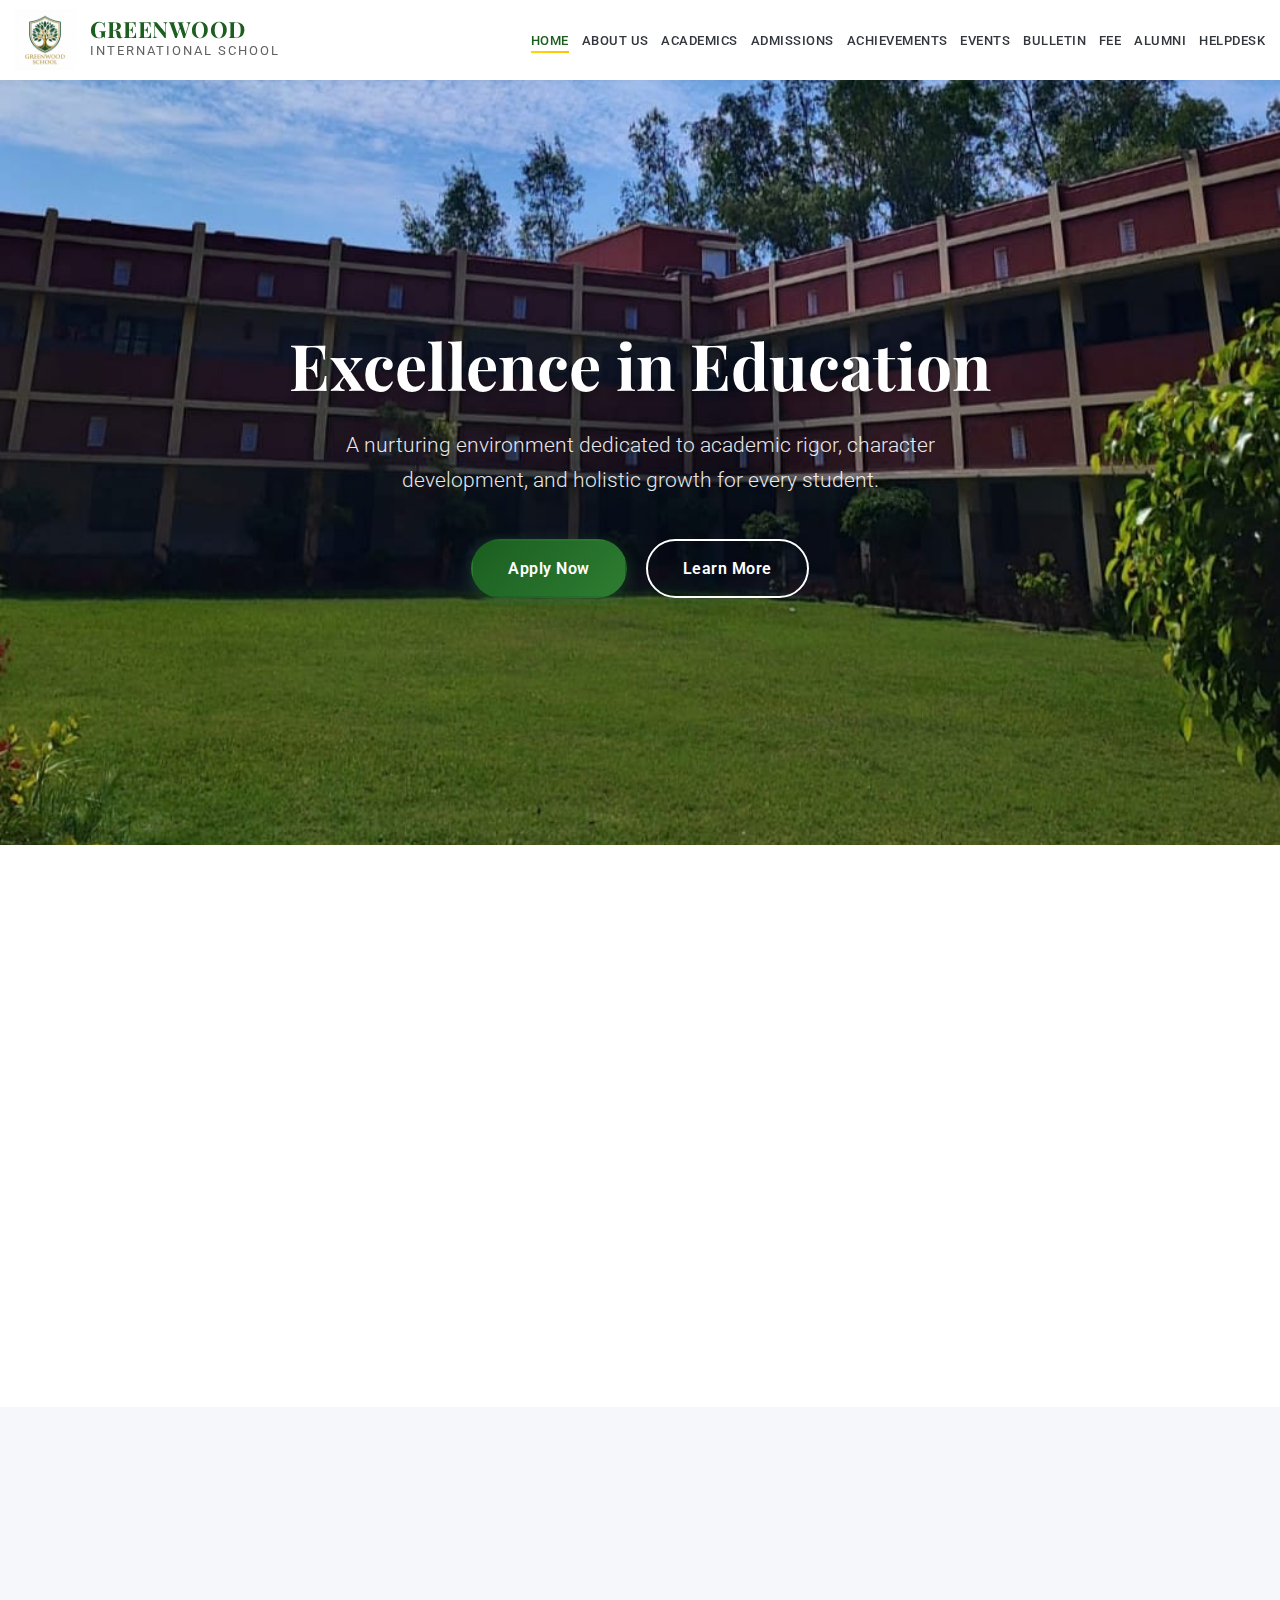
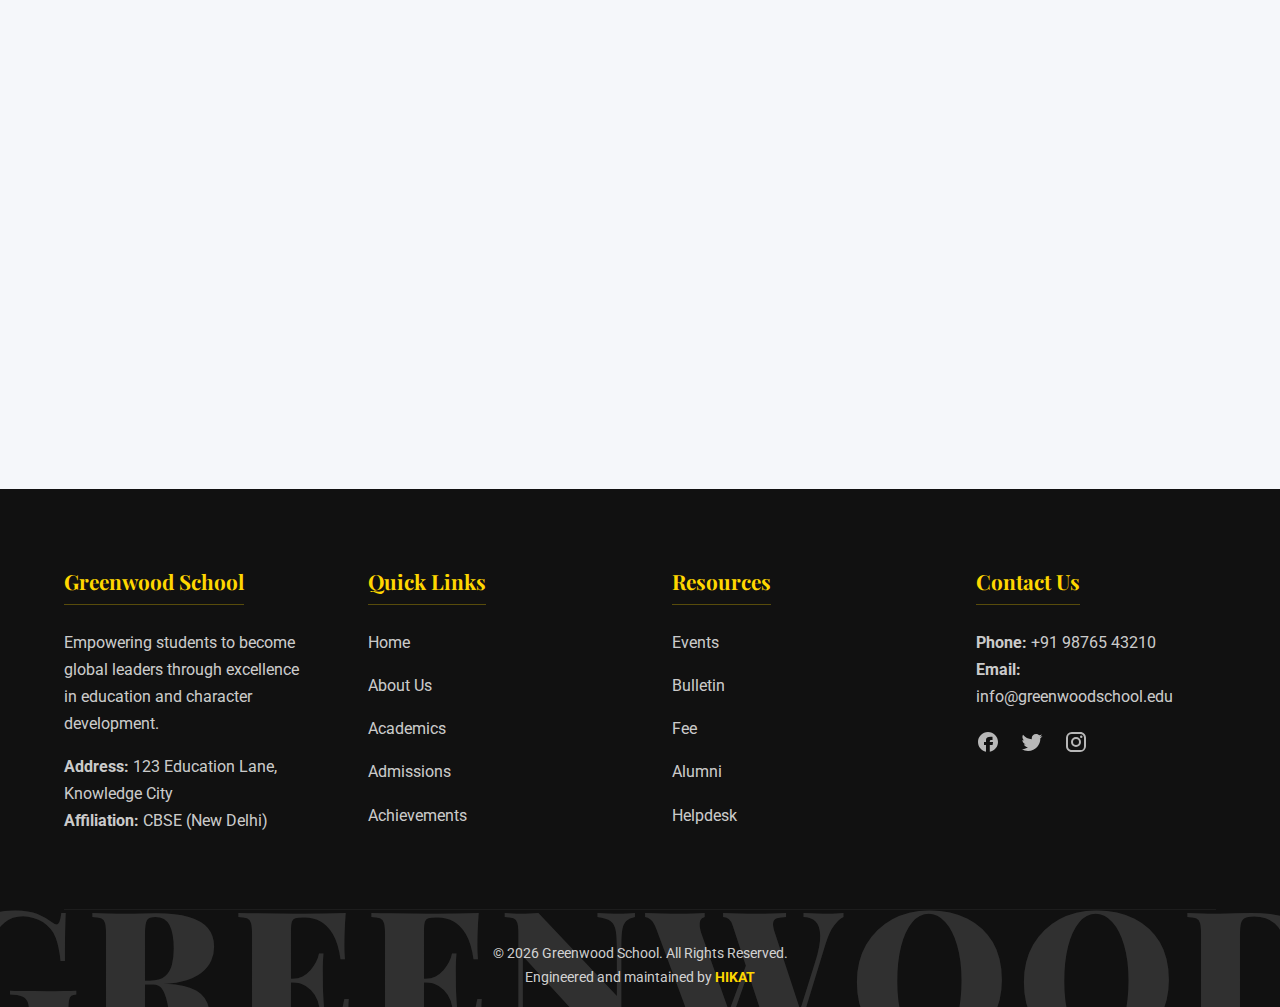
<file: index.html>
<!DOCTYPE html>
<html lang="en">

<head>
    <meta charset="UTF-8">
    <meta name="viewport" content="width=device-width, initial-scale=1.0">
    <title>Greenwood School | Excellence in Education</title>
    <link rel="stylesheet" href="style.css">
    <!-- Fonts -->
    <link rel="preconnect" href="https://fonts.googleapis.com">
    <link rel="preconnect" href="https://fonts.gstatic.com" crossorigin>
    <link
        href="https://fonts.googleapis.com/css2?family=Inter:wght@300;400;500;600&family=Playfair+Display:wght@600;700;800&display=swap"
        rel="stylesheet">
</head>

<body>
    <!-- Header injected by script.js -->

    <header class="hero">
        <div class="hero-content animate-on-scroll">
            <h1>Excellence in Education</h1>
            <p>A nurturing environment dedicated to academic rigor, character development, and holistic growth for every
                student.</p>
            <div style="margin-top: 30px;">
                <a href="admissions.html" class="btn">Apply Now</a>
                <a href="about.html" class="btn btn-secondary">Learn More</a>
            </div>
        </div>
    </header>

    <section class="section-white">
        <div class="container">
            <h2 class="animate-on-scroll">Why Choose Greenwood?</h2>
            <div class="grid-3">
                <div class="card animate-on-scroll">
                    <h3>Holistic Education</h3>
                    <p>We focus on the whole child, integrating academics with sports, arts, and character building
                        activities. Our balanced curriculum ensures every student shines.</p>
                </div>
                <div class="card animate-on-scroll">
                    <h3>Expert Faculty</h3>
                    <p>Our teachers are passionate educators with years of experience in nurturing young minds. We
                        maintain a low student-teacher ratio for personal attention.</p>
                </div>
                <div class="card animate-on-scroll">
                    <h3>World-Class Facilities</h3>
                    <p>From smart classrooms to sprawling sports grounds and advanced laboratories, we provide the best
                        infrastructure to support modern learning.</p>
                </div>
            </div>
        </div>
    </section>

    <section class="section-bg">
        <div class="container">
            <h2 class="animate-on-scroll">Life at Greenwood</h2>
            <div class="grid-3 mobile-scroll">
                <!-- Placeholders using simple colored blocks with gradients if images fail, but using gradients for now as placeholders -->
                <div class="card animate-on-scroll" style="padding: 0; border: none; overflow: hidden;">
                    <div style="background: center/cover url(assets/sports1.jpeg); height:220px; width: 100%;"></div>
                    <div style="padding: 2rem;">
                        <h4>Sports & Athletics</h4>
                        <p>Celebrating athleticism, teamwork, and spirit through various sports.</p>
                    </div>
                </div>
                <div class="card animate-on-scroll" style="padding: 0; border: none; overflow: hidden;">
                    <div style="background: center/cover url(assets/science1.jpeg); height:220px; width: 100%;"></div>
                    <div style="padding: 2rem;">
                        <h4>Science & Innovation</h4>
                        <p>Fostering scientific temper through practical experiments and fairs.</p>
                    </div>
                </div>
                <div class="card animate-on-scroll" style="padding: 0; border: none; overflow: hidden;">
                    <div style="background: center/cover url(assets/cultural1.jpeg); height:220px; width: 100%;"></div>
                    <div style="padding: 2rem;">
                        <h4>Arts & Culture</h4>
                        <p>Expressing creativity through music, dance, and theater performances.</p>
                    </div>
                </div>
            </div>
        </div>
    </section>

    <!-- Footer injected by script.js -->

    <script src="script.js"></script>
</body>

</html>
</file>
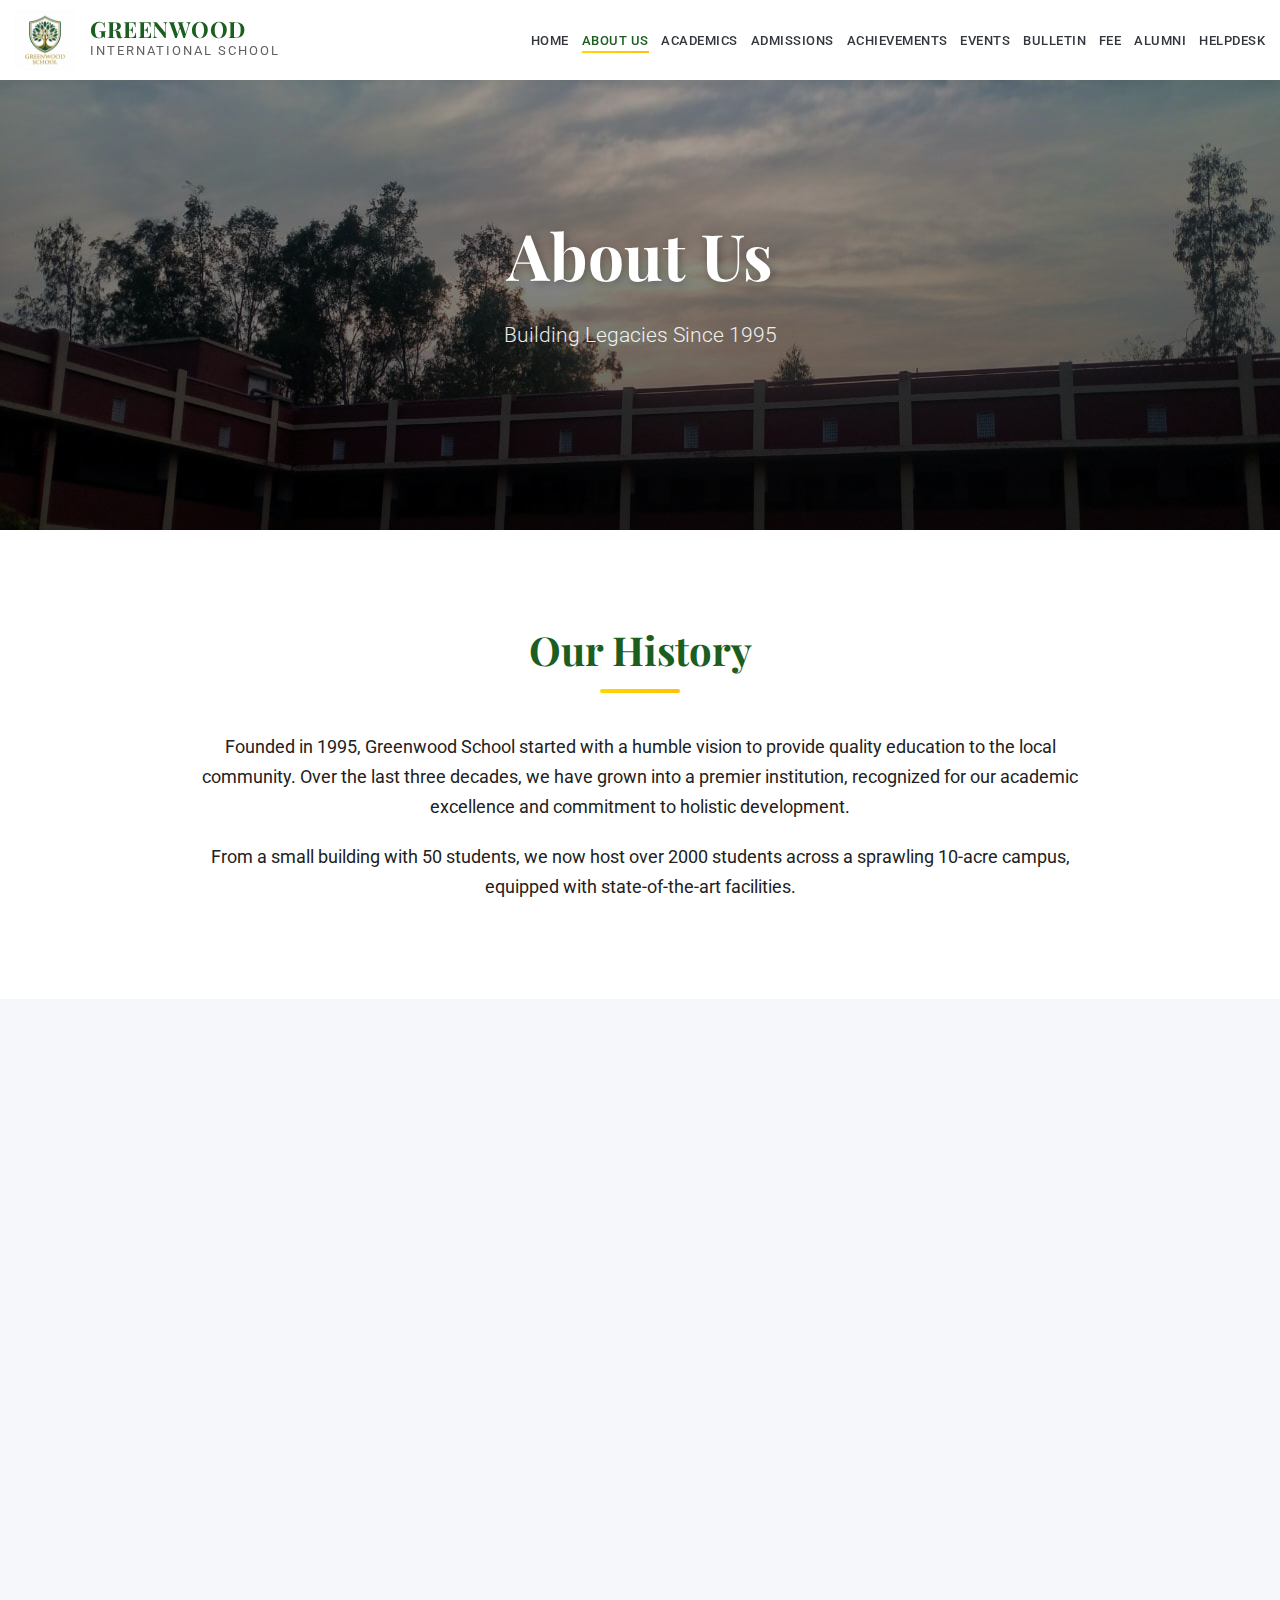
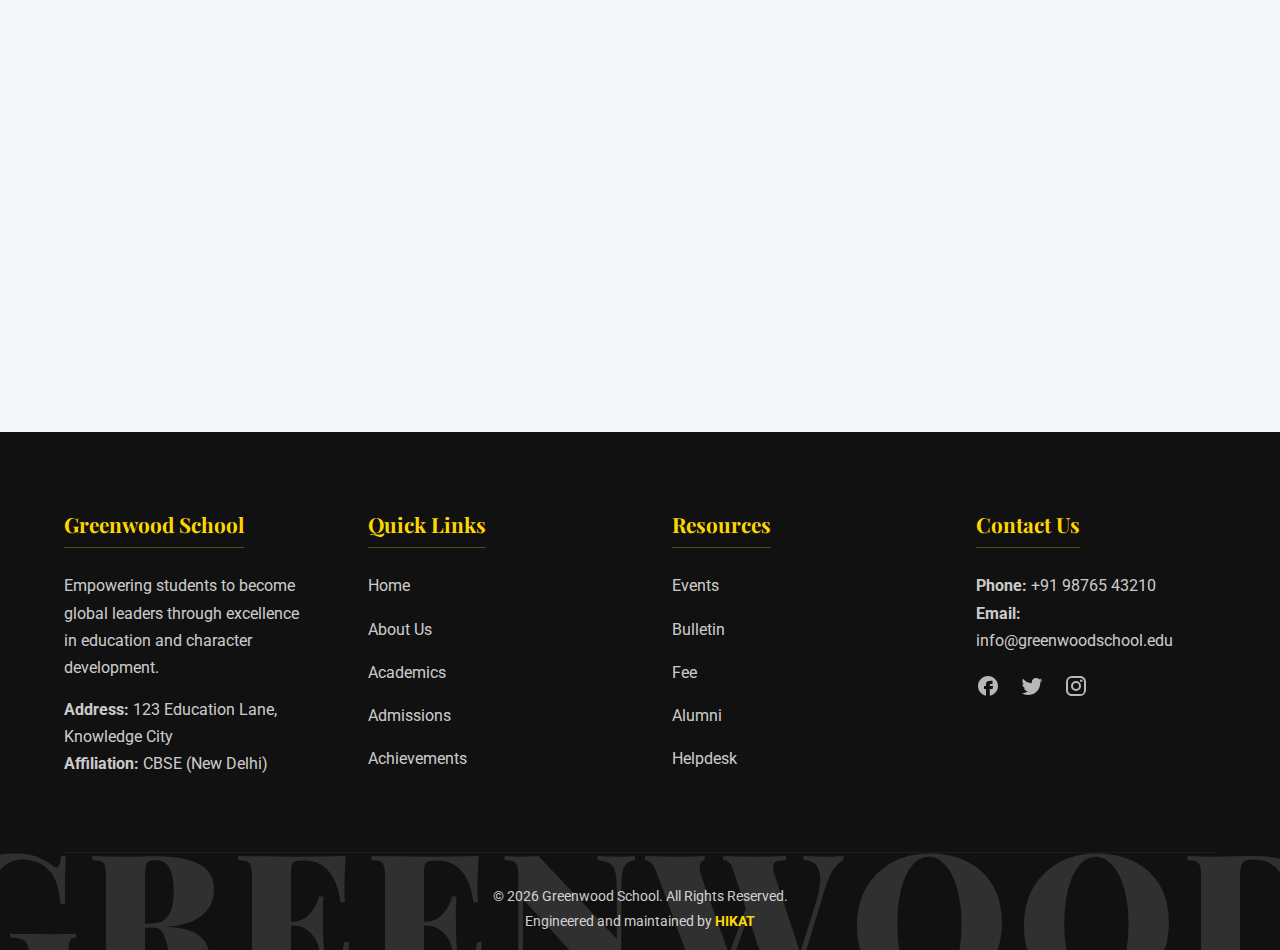
<file: about.html>
<!DOCTYPE html>
<html lang="en">

<head>
    <meta charset="UTF-8">
    <meta name="viewport" content="width=device-width, initial-scale=1.0">
    <title>About Us | Greenwood School</title>
    <link rel="stylesheet" href="style.css">
    <!-- Fonts -->
    <link rel="preconnect" href="https://fonts.googleapis.com">
    <link rel="preconnect" href="https://fonts.gstatic.com" crossorigin>
    <link
        href="https://fonts.googleapis.com/css2?family=Inter:wght@300;400;500;600&family=Playfair+Display:wght@600;700;800&display=swap"
        rel="stylesheet">
</head>

<body>
    <!-- Header injected by script.js -->

    <div class="hero" style="height: 50vh; background: var(--gradient-overlay), url(assets/about\ us1.jpeg);">
        <div class="hero-content animate-on-scroll">
            <h1>About Us</h1>
            <p>Building Legacies Since 1995</p>
        </div>
    </div>

    <section class="section-white">
        <div class="container animate-on-scroll">
            <div style="max-width: 900px; margin: 0 auto; text-align: center;">
                <h2>Our History</h2>
                <p style="font-size: 1.1rem; margin-bottom: 20px;">Founded in 1995, Greenwood School started with a
                    humble vision to provide quality education to the local community. Over the last three decades, we
                    have grown into a premier institution, recognized for our academic excellence and commitment to
                    holistic development.</p>
                <p style="font-size: 1.1rem;">From a small building with 50 students, we now host over 2000 students
                    across a sprawling 10-acre campus, equipped with state-of-the-art facilities.</p>
            </div>
        </div>
    </section>

    <section class="section-bg">
        <div class="container">
            <h2 class="animate-on-scroll">Leadership Messages</h2>

            <div class="grid-3">
                <div class="card animate-on-scroll">
                    <div
                        style="width: 100px; height: 100px; background: #eee; border-radius: 50%; margin: 0 auto 1.5rem; background: center/cover url(assets/man1.jpeg);">
                    </div>
                    <h3 style="text-align: center; font-size: 1.3rem;">Chairperson's Message</h3>
                    <p style="text-align: center; font-style: italic; margin-bottom: 1rem;">"Education is the most
                        powerful weapon which you can use to change the world. We aim to empower our students to be
                        change-makers."</p>
                    <p style="text-align: center; color: var(--primary-green);"><strong>- Dr. A. Sharma</strong></p>
                </div>

                <div class="card animate-on-scroll" style="transition-delay: 0.2s">
                    <div
                        style="width: 100px; height: 100px; background: #eee; border-radius: 50%; margin: 0 auto 1.5rem; background: center/cover url(assets/man1.jpeg);">
                    </div>
                    <h3 style="text-align: center; font-size: 1.3rem;">Director's Message</h3>
                    <p style="text-align: center; font-style: italic; margin-bottom: 1rem;">"Our focus is on creating an
                        environment where learning is a joy, not a burden. We strive for excellence in every endeavor."
                    </p>
                    <p style="text-align: center; color: var(--primary-green);"><strong>- Mr. R. Verma</strong></p>
                </div>

                <div class="card animate-on-scroll" style="transition-delay: 0.4s">
                    <div
                        style="width: 100px; height: 100px; background: #eee; border-radius: 50%; margin: 0 auto 1.5rem; background: center/cover url(assets/man1.jpeg);">
                    </div>
                    <h3 style="text-align: center; font-size: 1.3rem;">Manager's Message</h3>
                    <p style="text-align: center; font-style: italic; margin-bottom: 1rem;">"Discipline and dedication
                        are the pillars of our institution. We ensure that every student gets individual attention."</p>
                    <p style="text-align: center; color: var(--primary-green);"><strong>- Mrs. S. Gupta</strong></p>
                </div>
            </div>

            <div class="card animate-on-scroll"
                style="margin-top: 3rem; max-width: 900px; margin-left: auto; margin-right: auto; padding: 3rem; border-left: 5px solid var(--accent-yellow); border-top: none;">
                <h3 style="text-align: center;">Principal's Message</h3>
                <p style="text-align: center; font-size: 1.1rem; line-height: 1.8; margin-bottom: 1.5rem;">"Welcome to
                    Greenwood. We believe that every child is unique and has the potential to achieve greatness. Our
                    curriculum is designed to unlock that potential by balancing academic rigour with creative freedom."
                </p>
                <p style="text-align: center; color: var(--primary-green);"><strong>- Mrs. P. Das, Principal</strong>
                </p>
            </div>

        </div>
    </section>

    <!-- Footer injected by script.js -->
    <script src="script.js"></script>
</body>

</html>
</file>
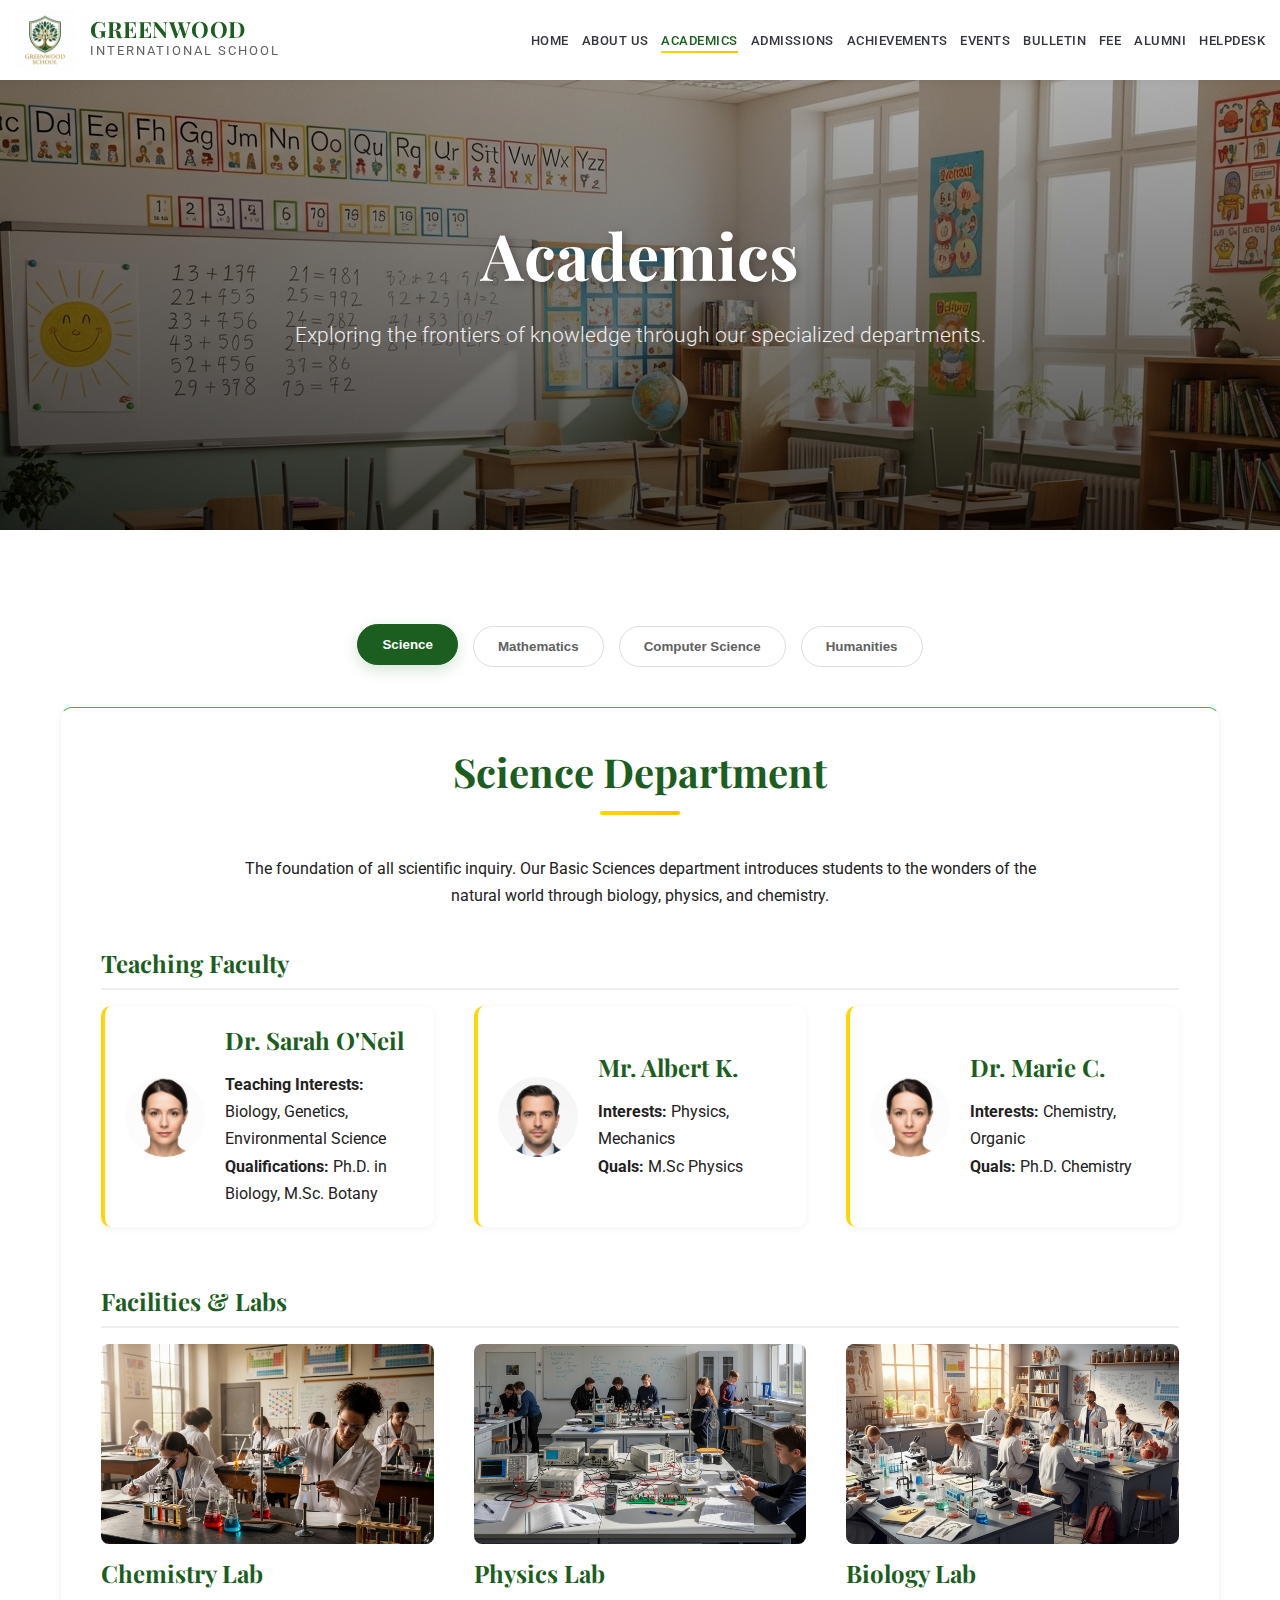
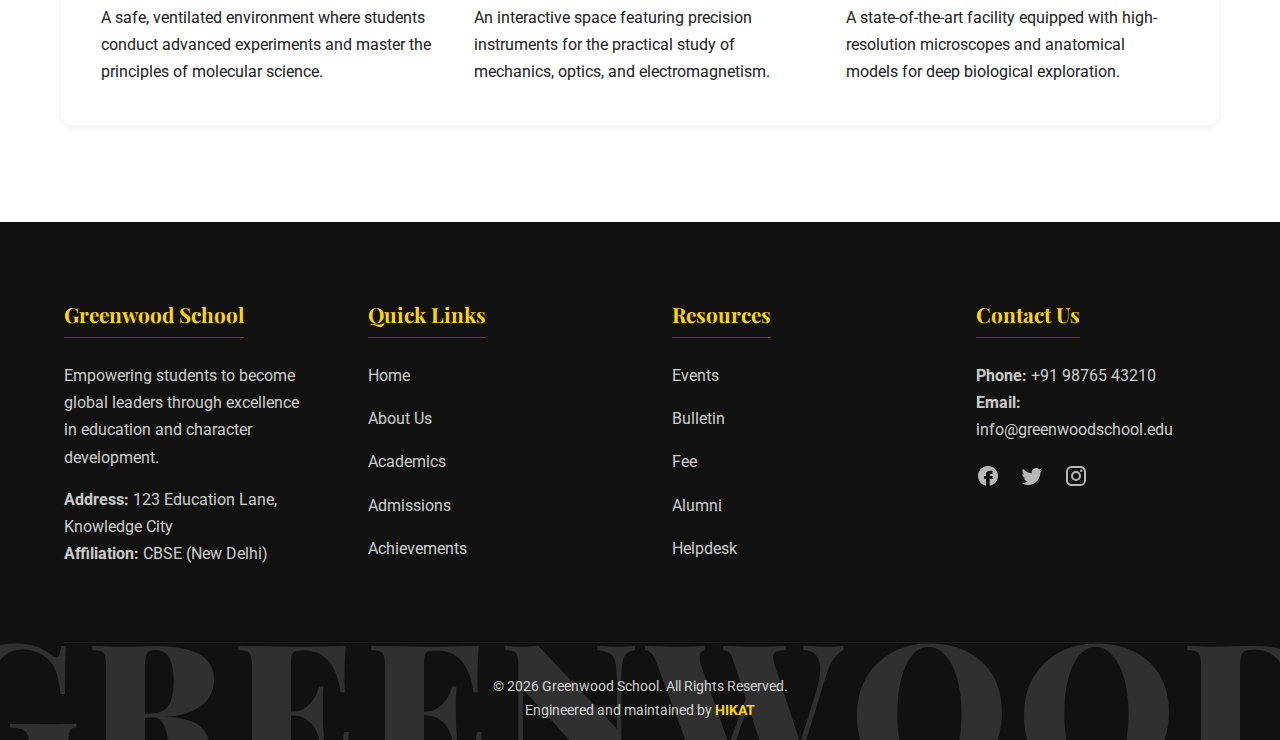
<file: academics.html>
<!DOCTYPE html>
<html lang="en">

<head>
    <meta charset="UTF-8">
    <meta name="viewport" content="width=device-width, initial-scale=1.0">
    <title>Academics | Greenwood School</title>
    <link rel="stylesheet" href="style.css">
    <!-- Fonts -->
    <link rel="preconnect" href="https://fonts.googleapis.com">
    <link rel="preconnect" href="https://fonts.gstatic.com" crossorigin>
    <link
        href="https://fonts.googleapis.com/css2?family=Inter:wght@300;400;500;600&family=Playfair+Display:wght@600;700;800&display=swap"
        rel="stylesheet">
    <style>
        .dept-nav {
            display: flex;
            flex-wrap: wrap;
            gap: 15px;
            justify-content: center;
            margin-bottom: 40px;
        }

        .dept-btn {
            padding: 12px 24px;
            background: var(--white);
            border: 1px solid #ddd;
            border-radius: 30px;
            cursor: pointer;
            font-weight: 600;
            transition: all 0.3s;
            color: var(--text-grey);
        }

        .dept-btn:hover,
        .dept-btn.active {
            background: var(--primary-green);
            color: var(--white);
            border-color: var(--primary-green);
            transform: translateY(-2px);
            box-shadow: 0 5px 15px rgba(46, 125, 50, 0.2);
        }

        .dept-content {
            display: none;
            opacity: 0;
            transition: opacity 0.5s ease;
        }

        .dept-content.active {
            display: block;
            opacity: 1;
            animation: fadeIn 0.5s forwards;
        }

        @keyframes fadeIn {
            from {
                opacity: 0;
                transform: translateY(20px);
            }

            to {
                opacity: 1;
                transform: translateY(0);
            }
        }

        /* Faculty Card Refinement (Global) */
        .faculty-card {
            display: flex;
            align-items: center;
            gap: 20px;
            background: #fff;
            padding: 20px;
            border-radius: 10px;
            box-shadow: var(--shadow-sm);
            margin-bottom: 20px;
            border-left: 4px solid var(--accent-yellow);
            transition: transform 0.2s;
        }

        .faculty-card:hover {
            transform: translateY(-5px);
            box-shadow: var(--shadow-md);
        }

        .faculty-img {
            width: 80px;
            height: 80px;
            border-radius: 50%;
            background-color: #eee;
            object-fit: cover;
            flex-shrink: 0;
        }
    </style>
</head>

<body>
    <!-- Header injected by script.js -->

    <div class="hero" style="height: 50vh; background: var(--gradient-overlay), url(assets/classroom1.jpeg);">
        <div class="hero-content animate-on-scroll">
            <h1>Academics</h1>
            <p>Exploring the frontiers of knowledge through our specialized departments.</p>
        </div>
    </div>

    <section class="section-white">
        <div class="container">
            <!-- Department Navigation -->
            <div class="dept-nav animate-on-scroll">
                <button class="dept-btn active" onclick="showDept('basic-sciences')">Science</button>
                <button class="dept-btn" onclick="showDept('mathematics')">Mathematics</button>
                <button class="dept-btn" onclick="showDept('computer-science')">Computer Science</button>
                <button class="dept-btn" onclick="showDept('humanities')">Humanities</button>
            </div>

            <!-- Content Container -->
            <div id="dept-container">

                <!-- Basic Sciences -->
                <div id="basic-sciences" class="dept-content active">
                    <div class="card" style="border-top-color: var(--secondary-green);">
                        <h2>Science Department</h2>
                        <p style="text-align: center; max-width: 800px; margin: 0 auto 30px;">
                            The foundation of all scientific inquiry. Our Basic Sciences department introduces students
                            to the wonders of the natural world through biology, physics, and chemistry.
                        </p>

                        <!-- Teaching Faculty Grid (Moved to Top) -->
                        <h3 style="margin-top: 40px; border-bottom: 2px solid #eee; padding-bottom: 10px;">Teaching
                            Faculty</h3>
                        <div class="grid-2">
                            <div class="faculty-card">
                                <div class="faculty-img" style="background: center/cover url(assets/woman1.jpeg);">
                                </div>
                                <div>
                                    <h4>Dr. Sarah O'Neil</h4>
                                    <p><strong>Teaching Interests:</strong> Biology, Genetics, Environmental Science</p>
                                    <p><strong>Qualifications:</strong> Ph.D. in Biology, M.Sc. Botany</p>
                                </div>
                            </div>
                            <div class="faculty-card">
                                <div class="faculty-img" style="background: center/cover url(assets/man1.jpeg);">
                                </div>
                                <div>
                                    <h4>Mr. Albert K.</h4>
                                    <p><strong>Interests:</strong> Physics, Mechanics</p>
                                    <p><strong>Quals:</strong> M.Sc Physics</p>
                                </div>
                            </div>
                            <div class="faculty-card">
                                <div class="faculty-img" style="background: center/cover url(assets/woman1.jpeg);">
                                </div>
                                <div>
                                    <h4>Dr. Marie C.</h4>
                                    <p><strong>Interests:</strong> Chemistry, Organic</p>
                                    <p><strong>Quals:</strong> Ph.D. Chemistry</p>
                                </div>
                            </div>
                        </div>

                        <!-- Facilities -->
                        <h3 style="margin-top: 40px; border-bottom: 2px solid #eee; padding-bottom: 10px;">Facilities &
                            Labs</h3>
                        <div class="grid-2">
                            <div>
                                <div
                                    style="height: 200px; background: #eee; border-radius: 8px; margin-bottom: 15px; background: center/cover url(assets/chem\ lab1.jpeg);">
                                </div>
                                <h4>Chemistry Lab</h4>
                                <p>A safe, ventilated environment where students conduct advanced experiments and master
                                    the principles of molecular science.</p>
                            </div>
                            <div>
                                <div
                                    style="height: 200px; background: #eee; border-radius: 8px; margin-bottom: 15px; background: center/cover url(assets/phy\ lab1.jpeg);">
                                </div>
                                <h4>Physics Lab</h4>
                                <p>An interactive space featuring precision instruments for the practical study of
                                    mechanics, optics, and electromagnetism.</p>
                            </div>
                            <div>
                                <div
                                    style="height: 200px; background: #eee; border-radius: 8px; margin-bottom: 15px; background: center/cover url(assets/bio\ lab1.jpeg);">
                                </div>
                                <h4>Biology Lab</h4>
                                <p>A state-of-the-art facility equipped with high-resolution microscopes and anatomical
                                    models for deep biological exploration.</p>
                            </div>
                        </div>
                    </div>
                </div>

                <!-- Mathematics -->
                <div id="mathematics" class="dept-content">
                    <div class="card">
                        <h2>Mathematics Department</h2>
                        <p style="text-align: center; max-width: 800px; margin: 0 auto 30px;">
                            The language of the universe. We focus on logical reasoning and problem solving through
                            arithmetic, algebra, and geometry.
                        </p>

                        <!-- Teaching Faculty Grid (Moved to Top) -->
                        <h3 style="margin-top: 40px; border-bottom: 2px solid #eee; padding-bottom: 10px;">Teaching
                            Faculty</h3>
                        <div class="grid-2">
                            <div class="faculty-card">
                                <div class="faculty-img" style="background: center/cover url(assets/man1.jpeg);">
                                </div>
                                <div>
                                    <h4>Mrs. Ramanujan</h4>
                                    <p><strong>Teaching Interests:</strong> Calculus, Algebra</p>
                                    <p><strong>Qualifications:</strong> M.Sc. Mathematics, B.Ed</p>
                                </div>
                            </div>
                            <div class="faculty-card">
                                <div class="faculty-img" style="background: center/cover url(assets/man1.jpeg);">
                                </div>
                                <div>
                                    <h4>Mr. John D.</h4>
                                    <p><strong>Interests:</strong> Geometry, Trig</p>
                                    <p><strong>Quals:</strong> B.Sc Math</p>
                                </div>
                            </div>
                        </div>

                        <!-- Facilities -->
                        <!-- <h3 style="margin-top: 40px; border-bottom: 2px solid #eee; padding-bottom: 10px;">Facilities &
                            Labs</h3>
                        <div class="grid-2">
                            <div>
                                <div
                                    style="height: 200px; background: #eee; border-radius: 8px; margin-bottom: 15px; background: center/cover url('assets/math-lab.jpg');">
                                </div>
                                <h4>Math Laboratory</h4>
                                <p>Interactive tools for geometric visualization.</p>
                            </div>
                        </div> -->
                    </div>
                </div>

                <!-- Computer Science -->
                <div id="computer-science" class="dept-content">
                    <div class="card">
                        <h2>Computer Science Department</h2>
                        <p style="text-align: center; max-width: 800px; margin: 0 auto 30px;">
                            Empowering students with digital literacy, coding skills, and computational thinking for the
                            future.
                        </p>

                        <!-- Teaching Faculty Grid (Moved to Top) -->
                        <h3 style="margin-top: 40px; border-bottom: 2px solid #eee; padding-bottom: 10px;">Teaching
                            Faculty</h3>
                        <div class="grid-2">
                            <div class="faculty-card">
                                <div class="faculty-img" style="background: center/cover url(assets/man1.jpeg);">
                                </div>
                                <div>
                                    <h4>Mr. Alan Turing</h4>
                                    <p><strong>Teaching Interests:</strong> Algorithms, AI, Data Structures</p>
                                    <p><strong>Qualifications:</strong> M.Tech Computer Science</p>
                                </div>
                            </div>
                            <div class="faculty-card">
                                <div class="faculty-img" style="background: center/cover url(assets/woman1.jpeg);">
                                </div>
                                <div>
                                    <h4>Ms. Ada Lovelace</h4>
                                    <p><strong>Interests:</strong> Python, Web Dev</p>
                                    <p><strong>Quals:</strong> MCA</p>
                                </div>
                            </div>
                            <div class="faculty-card">
                                <div class="faculty-img" style="background: center/cover url(assets/woman1.jpeg);">
                                </div>
                                <div>
                                    <h4>Mr. Charles B.</h4>
                                    <p><strong>Interests:</strong> Hardware, Networking</p>
                                    <p><strong>Quals:</strong> B.Tech IT</p>
                                </div>
                            </div>
                        </div>

                        <!-- Facilities -->
                        <h3 style="margin-top: 40px; border-bottom: 2px solid #eee; padding-bottom: 10px;">Facilities &
                            Labs</h3>
                        <div class="grid-2">
                            <div>
                                <div
                                    style="height: 200px; background: #eee; border-radius: 8px; margin-bottom: 15px; background: center/cover url(assets/computer\ lab1.jpeg);">
                                </div>
                                <h4>Computer Lab</h4>
                                <p>A high-speed computing hub dedicated to software development, AI research, and
                                    mastering modern programming languages.</p>
                            </div>
                            <!-- <div>
                                <div
                                    style="height: 200px; background: #eee; border-radius: 8px; margin-bottom: 15px; background: center/cover url('assets/robotics-studio.jpg');">
                                </div>
                                <h4>Robotics Studio</h4>
                                <p>Dedicated space for IoT and Robotics projects.</p>
                            </div> -->
                        </div>
                    </div>
                </div>

                <!-- Humanities -->
                <div id="humanities" class="dept-content">
                    <div class="card">
                        <h2>Humanities Department</h2>
                        <p style="text-align: center; max-width: 800px; margin: 0 auto 30px;">
                            Understanding society, history, language and literature. Fostering critical thinking and
                            cultural appreciation.
                        </p>

                        <!-- Teaching Faculty Grid (Moved to Top) -->
                        <h3 style="margin-top: 40px; border-bottom: 2px solid #eee; padding-bottom: 10px;">Teaching
                            Faculty</h3>
                        <div class="grid-2">
                            <div class="faculty-card">
                                <div class="faculty-img" style="background: center/cover url(assets/woman1.jpeg);">
                                </div>
                                <div>
                                    <h4>Dr. Elizabeth B.</h4>
                                    <p><strong>Teaching Interests:</strong> English Literature, History</p>
                                    <p><strong>Qualifications:</strong> Ph.D. English</p>
                                </div>
                            </div>
                            <div class="faculty-card">
                                <div class="faculty-img" style="background: center/cover url(assets/woman1.jpeg);">
                                </div>
                                <div>
                                    <h4>Ms. Virginia W.</h4>
                                    <p><strong>Interests:</strong> Psychology, Sociology</p>
                                    <p><strong>Quals:</strong> M.A. Psychology</p>
                                </div>
                            </div>
                        </div>

                        <!-- Facilities -->
                        <h3 style="margin-top: 40px; border-bottom: 2px solid #eee; padding-bottom: 10px;">Facilities
                        </h3>
                        <div class="grid-2">
                            <div>
                                <div
                                    style="height: 200px; background: #eee; border-radius: 8px; margin-bottom: 15px; background: center/cover url(assets/library1.jpeg);">
                                </div>
                                <h4>Library</h4>
                                <p>A vast, quiet sanctuary housing thousands of physical and digital resources to foster
                                    a culture of research and lifelong reading.</p>
                            </div>
                        </div>

                    </div>
                </div>

            </div>
        </div>
    </section>

    <!-- Footer injected by script.js -->
    <script src="script.js"></script>
    <script>
        function showDept(deptId) {
            // Hide all
            document.querySelectorAll('.dept-content').forEach(el => el.classList.remove('active'));
            document.querySelectorAll('.dept-btn').forEach(el => el.classList.remove('active'));

            // Show target
            document.getElementById(deptId).classList.add('active');

            // Highlight button
            const buttons = document.querySelectorAll('.dept-btn');
            buttons.forEach(btn => {
                if (btn.getAttribute('onclick').includes(deptId)) {
                    btn.classList.add('active');
                }
            });
        }
    </script>
</body>

</html>
</file>
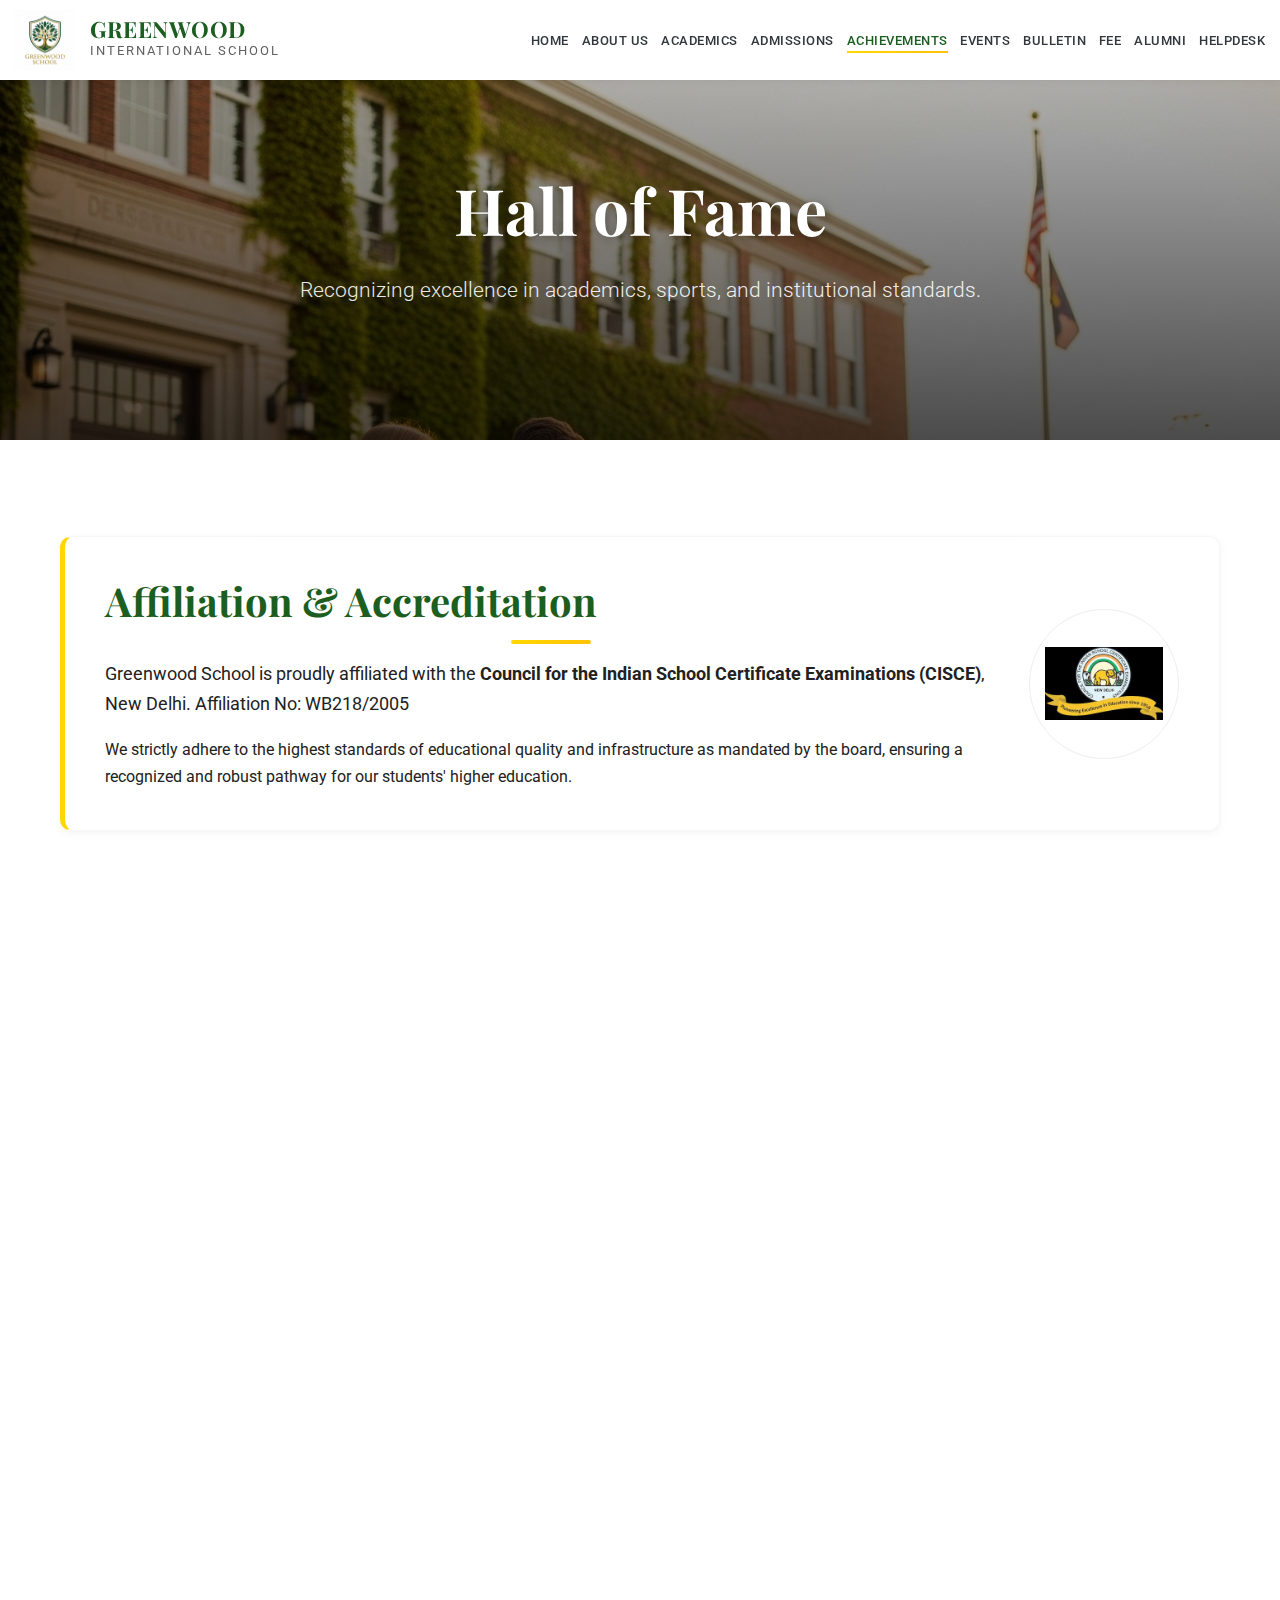
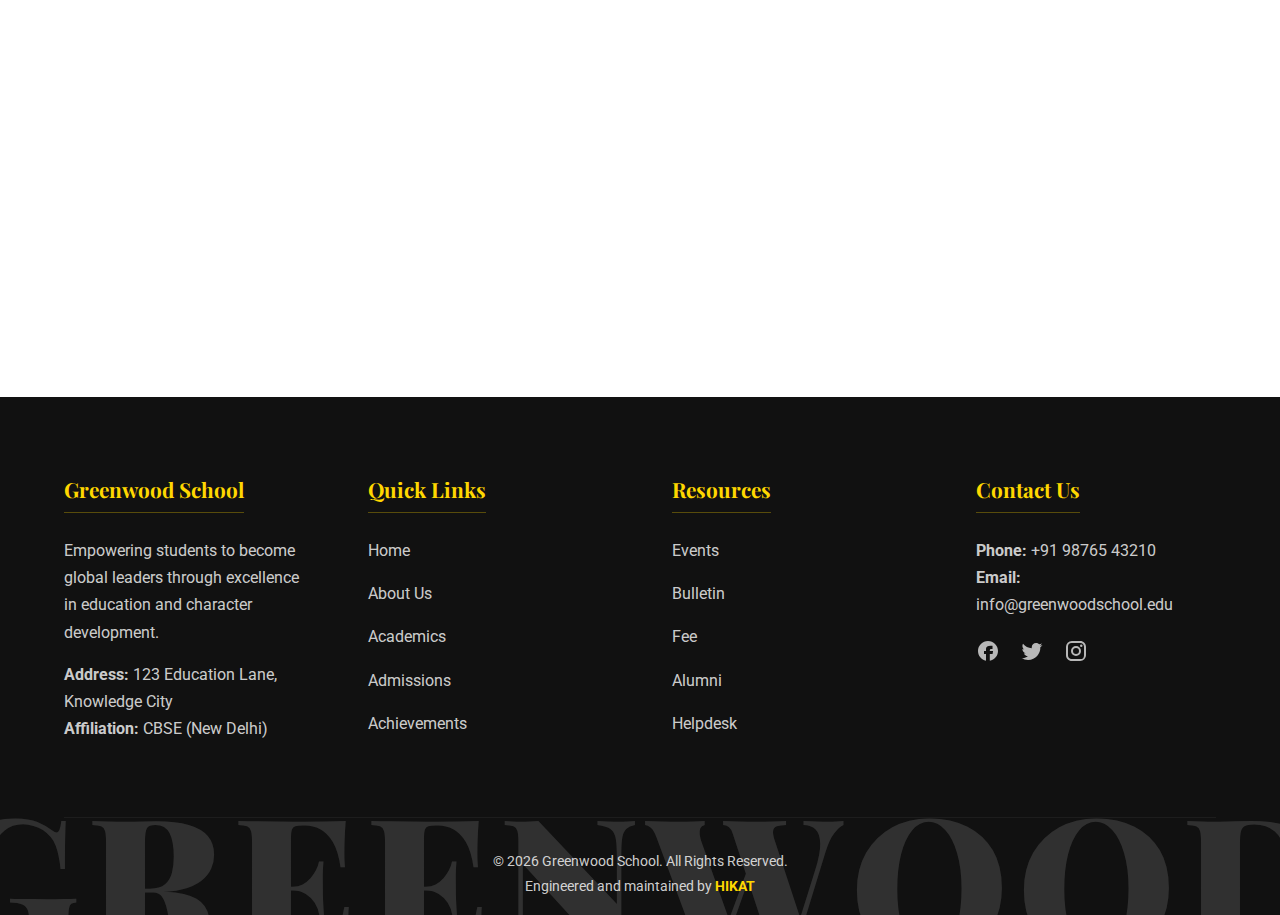
<file: achievements.html>
<!DOCTYPE html>
<html lang="en">

<head>
    <meta charset="UTF-8">
    <meta name="viewport" content="width=device-width, initial-scale=1.0">
    <title>Achievements | Greenwood School</title>
    <link rel="stylesheet" href="style.css">
    <!-- Fonts -->
    <link rel="preconnect" href="https://fonts.googleapis.com">
    <link rel="preconnect" href="https://fonts.gstatic.com" crossorigin>
    <link
        href="https://fonts.googleapis.com/css2?family=Inter:wght@300;400;500;600&family=Playfair+Display:wght@600;700;800&display=swap"
        rel="stylesheet">
</head>

<body>
    <!-- Header injected by script.js -->

    <div class="hero" style="height: 40vh; background: var(--gradient-overlay), url(assets/halloffame1.jpeg);">
        <div class="hero-content animate-on-scroll">
            <h1>Hall of Fame</h1>
            <p>Recognizing excellence in academics, sports, and institutional standards.</p>
        </div>
    </div>

    <section class="section-white">
        <div class="container">

            <!-- Affiliation Section (Priority) -->
            <div class="card animate-on-scroll"
                style="border-left: 5px solid var(--accent-yellow); margin-bottom: 4rem; display: flex; align-items: center; gap: 2rem; flex-wrap: wrap;">
                <div style="flex: 1; min-width: 250px;">
                    <h2 style="text-align: left; margin-bottom: 1rem;">Affiliation & Accreditation</h2>
                    <p style="font-size: 1.1rem; margin-bottom: 1rem;">Greenwood School is proudly affiliated with the
                        <strong>Council for the Indian School Certificate Examinations (CISCE)</strong>, New Delhi.
                        Affiliation No: WB218/2005
                    </p>
                    <p>We strictly adhere to the highest standards of educational quality and infrastructure as mandated
                        by the board, ensuring a recognized and robust pathway for our students' higher education.</p>
                </div>
                <!-- Placeholder for CBSE Logo -->
                <div
                    style="width: 150px; height: 150px; background: white; border: 1px solid #eee; border-radius: 50%; display: flex; align-items: center; justify-content: center; overflow: hidden;">
                    <img src="assets/cisce1.jpg" alt="CISCE Logo"
                        style="max-width: 80%; max-height: 80%; object-fit: contain;">
                </div>
            </div>

            <h2 class="animate-on-scroll">Institutional Awards</h2>
            <div class="grid-3">
                <div class="card animate-on-scroll" style="text-align: center;">
                    <div
                        style="width: 80px; height: 80px; background: linear-gradient(135deg, #FFD700, #FDB931); border-radius: 50%; margin: 0 auto 1.5rem; display: flex; align-items: center; justify-content: center; font-size: 2rem; color: #fff; box-shadow: 0 4px 10px rgba(0,0,0,0.1);">
                        🏆</div>
                    <h3>Best School Award 2025</h3>
                    <p>Awarded by the State Education Board for excellence in infrastructure and pedagogy.</p>
                </div>

                <div class="card animate-on-scroll" style="text-align: center;">
                    <div
                        style="width: 80px; height: 80px; background: linear-gradient(135deg, #E0E0E0, #BDBDBD); border-radius: 50%; margin: 0 auto 1.5rem; display: flex; align-items: center; justify-content: center; font-size: 2rem; color: #fff; box-shadow: 0 4px 10px rgba(0,0,0,0.1);">
                        ⚽</div>
                    <h3>Inter-School Football Champions</h3>
                    <p>Our Under-16 Football team lifted the City Cup 2025.</p>
                </div>

                <div class="card animate-on-scroll" style="text-align: center;">
                    <div
                        style="width: 80px; height: 80px; background: linear-gradient(135deg, #CD7F32, #A0522D); border-radius: 50%; margin: 0 auto 1.5rem; display: flex; align-items: center; justify-content: center; font-size: 2rem; color: #fff; box-shadow: 0 4px 10px rgba(0,0,0,0.1);">
                        🔬</div>
                    <h3>National Science Olympiad</h3>
                    <p>3 students secured top 100 International Ranks.</p>
                </div>
            </div>

            <h2 class="animate-on-scroll" style="margin-top: 5rem;">Student Toppers</h2>
            <div class="grid-3">
                <div class="card animate-on-scroll">
                    <div
                        style="height: 220px; background: #eee; margin-bottom: 1.5rem; border-radius: 8px; background: center/cover url(assets/man1.jpeg);">
                    </div>
                    <h4>Rohan Das</h4>
                    <p style="color: var(--primary-green); font-weight: 600;">Class 12 Topper (98.5%)</p>
                </div>
                <div class="card animate-on-scroll">
                    <div
                        style="height: 220px; background: #eee; margin-bottom: 1.5rem; border-radius: 8px; background: center/cover url(assets/woman1.jpeg);">
                    </div>
                    <h4>Ananya Singh</h4>
                    <p style="color: var(--primary-green); font-weight: 600;">Class 10 Topper (99.2%)</p>
                </div>
                <div class="card animate-on-scroll">
                    <div
                        style="height: 220px; background: #eee; margin-bottom: 1.5rem; border-radius: 8px; background: center/cover url(assets/man1.jpeg);">
                    </div>
                    <h4>Vikram Malhotra</h4>
                    <p style="color: var(--primary-green); font-weight: 600;">State Chess Champion</p>
                </div>
            </div>

        </div>
    </section>

    <!-- Footer injected by script.js -->
    <script src="script.js"></script>
</body>

</html>
</file>
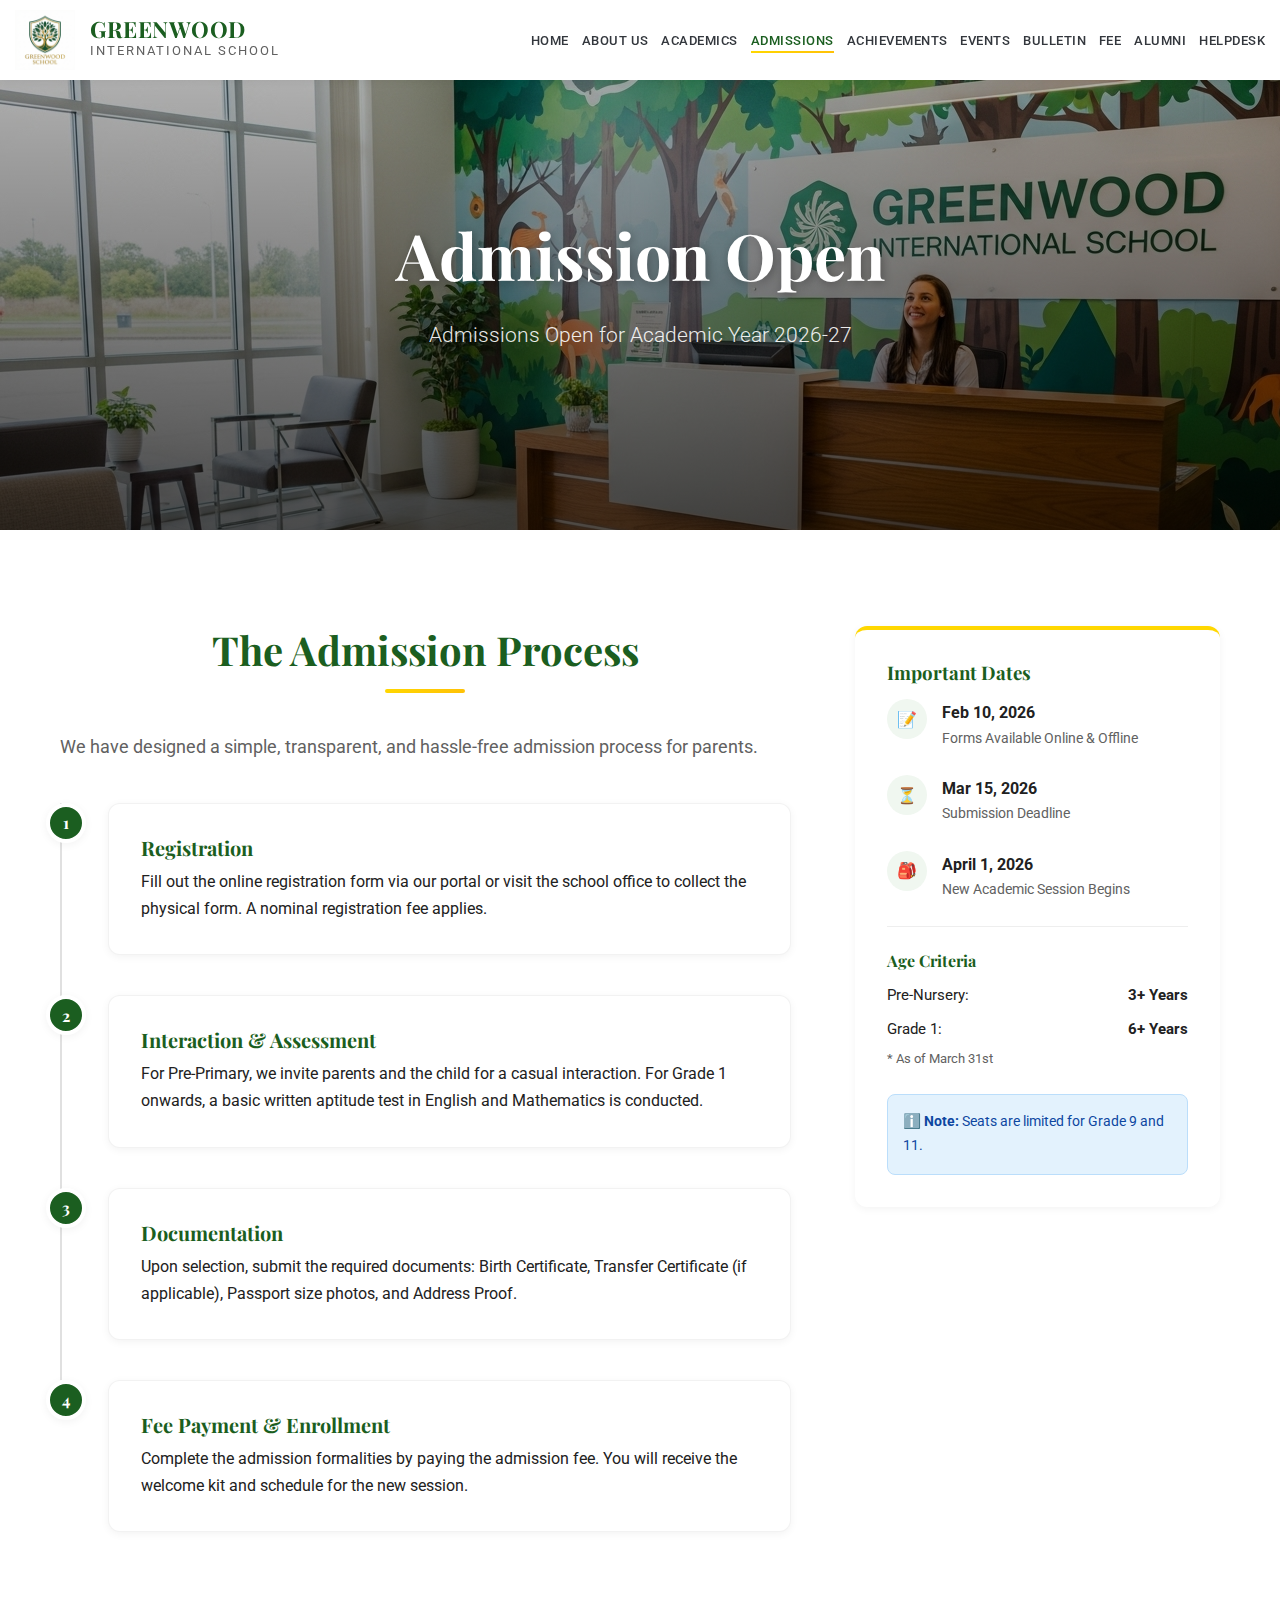
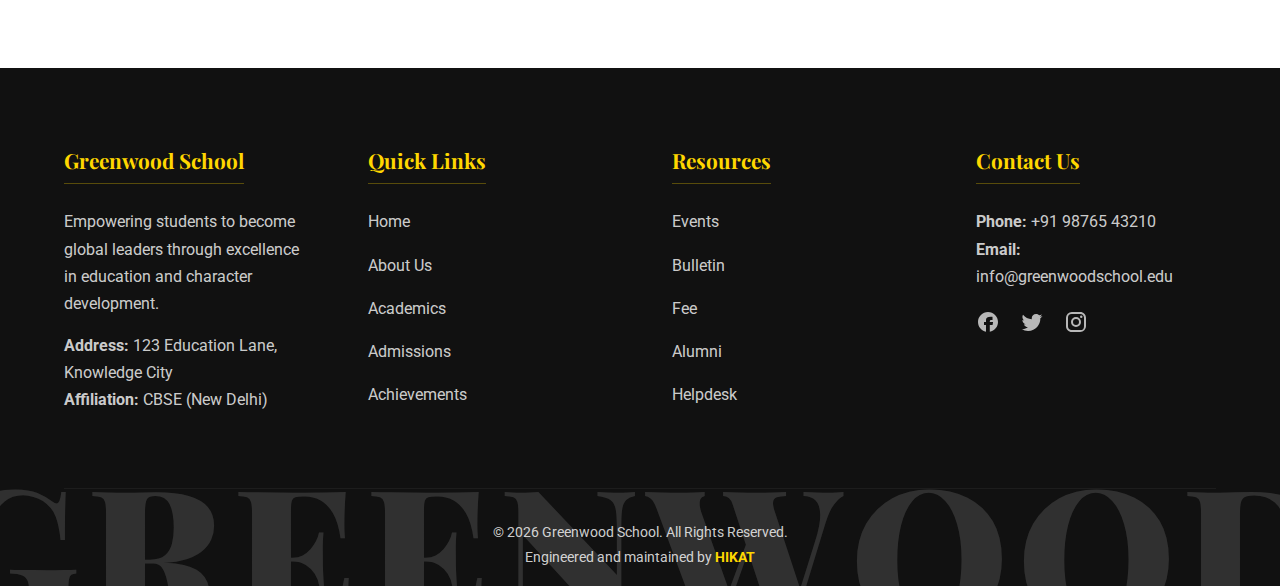
<file: admissions.html>
<!DOCTYPE html>
<html lang="en">

<head>
    <meta charset="UTF-8">
    <meta name="viewport" content="width=device-width, initial-scale=1.0">
    <title>Admissions | Greenwood School</title>
    <link rel="stylesheet" href="style.css">
    <!-- Fonts -->
    <link rel="preconnect" href="https://fonts.googleapis.com">
    <link rel="preconnect" href="https://fonts.gstatic.com" crossorigin>
    <link
        href="https://fonts.googleapis.com/css2?family=Inter:wght@300;400;500;600&family=Playfair+Display:wght@600;700;800&display=swap"
        rel="stylesheet">
    <style>
        /* Page-Specific Styles for Admissions */
        .admissions-grid {
            display: grid;
            grid-template-columns: 2fr 1fr;
            gap: 4rem;
        }

        /* Timeline Styles */
        .process-step {
            position: relative;
            padding-left: 3rem;
            margin-bottom: 2.5rem;
        }

        .process-step::before {
            content: '';
            position: absolute;
            left: 0;
            top: 0;
            bottom: -2.5rem;
            width: 2px;
            background: #e0e0e0;
        }

        .process-step:last-child::before {
            display: none;
        }

        .step-number {
            position: absolute;
            left: -0.9rem;
            top: 0;
            width: 2.5rem;
            height: 2.5rem;
            background: var(--primary-green);
            color: white;
            border-radius: 50%;
            display: flex;
            align-items: center;
            justify-content: center;
            font-weight: bold;
            font-family: 'Playfair Display', serif;
            border: 4px solid white;
            box-shadow: var(--shadow-sm);
        }

        .step-content {
            background: white;
            padding: 2rem;
            border-radius: 12px;
            box-shadow: var(--shadow-sm);
            transition: transform 0.3s ease;
            border: 1px solid rgba(0, 0, 0, 0.05);
        }

        .step-content:hover {
            transform: translateY(-5px);
            box-shadow: var(--shadow-md);
        }

        .step-content h3 {
            font-size: 1.25rem;
            margin-bottom: 0.5rem;
        }

        /* Sidebar Styles */
        .info-card {
            background: white;
            padding: 2rem;
            border-radius: 12px;
            box-shadow: var(--shadow-sm);
            border-top: 4px solid var(--accent-yellow);
            position: sticky;
            top: 100px;
        }

        .date-item {
            display: flex;
            gap: 15px;
            margin-bottom: 1.5rem;
            align-items: flex-start;
        }

        .date-icon {
            background: #f0f7f0;
            color: var(--primary-green);
            width: 40px;
            height: 40px;
            display: flex;
            align-items: center;
            justify-content: center;
            border-radius: 50%;
            flex-shrink: 0;
        }

        /* Responsive */
        @media (max-width: 900px) {
            .admissions-grid {
                grid-template-columns: 1fr;
                gap: 3rem;
            }

            .info-card {
                position: static;
            }
        }
    </style>
</head>

<body>
    <!-- Header injected by script.js -->

    <div class="hero" style="height: 50vh; background: var(--gradient-overlay), url(assets/reception1.jpeg);">
        <div class="hero-content animate-on-scroll">
            <h1>Admission Open</h1>
            <p>Admissions Open for Academic Year 2026-27</p>
        </div>
    </div>

    <section class="section-white">
        <div class="container">
            <div class="admissions-grid">

                <div class="animate-on-scroll">
                    <h2>The Admission Process</h2>
                    <p style="margin-bottom: 2.5rem; color: var(--text-grey); font-size: 1.1rem;">We have designed a
                        simple, transparent, and hassle-free admission process for parents.</p>

                    <div class="process-timeline">
                        <!-- Step 1 -->
                        <div class="process-step">
                            <div class="step-number">1</div>
                            <div class="step-content">
                                <h3>Registration</h3>
                                <p>Fill out the online registration form via our portal or visit the school office to
                                    collect the physical form. A nominal registration fee applies.</p>
                            </div>
                        </div>

                        <!-- Step 2 -->
                        <div class="process-step">
                            <div class="step-number">2</div>
                            <div class="step-content">
                                <h3>Interaction & Assessment</h3>
                                <p>For Pre-Primary, we invite parents and the child for a casual interaction. For Grade
                                    1 onwards, a basic written aptitude test in English and Mathematics is conducted.
                                </p>
                            </div>
                        </div>

                        <!-- Step 3 -->
                        <div class="process-step">
                            <div class="step-number">3</div>
                            <div class="step-content">
                                <h3>Documentation</h3>
                                <p>Upon selection, submit the required documents: Birth Certificate, Transfer
                                    Certificate (if applicable), Passport size photos, and Address Proof.</p>
                            </div>
                        </div>

                        <!-- Step 4 -->
                        <div class="process-step">
                            <div class="step-number">4</div>
                            <div class="step-content">
                                <h3>Fee Payment & Enrollment</h3>
                                <p>Complete the admission formalities by paying the admission fee. You will receive the
                                    welcome kit and schedule for the new session.</p>
                            </div>
                        </div>
                    </div>

                    <!-- <div style="margin-top: 3rem; text-align: center;">
                        <a href="#" class="btn">Download Admission Form &darr;</a>
                        <p style="margin-top: 15px; font-size: 0.9rem; color: var(--text-grey);">Or <a
                                href="helpdesk.html"
                                style="text-decoration: underline; color: var(--primary-green); font-weight: 600;">contact
                                us</a> for assistance.</p>
                    </div> -->
                </div>

                <div class="animate-on-scroll" style="transition-delay: 0.2s">
                    <div class="info-card">
                        <h3>Important Dates</h3>

                        <div class="date-item">
                            <div class="date-icon">📝</div>
                            <div>
                                <strong>Feb 10, 2026</strong>
                                <div style="font-size: 0.9rem; color: var(--text-grey);">Forms Available Online &
                                    Offline</div>
                            </div>
                        </div>

                        <div class="date-item">
                            <div class="date-icon">⏳</div>
                            <div>
                                <strong>Mar 15, 2026</strong>
                                <div style="font-size: 0.9rem; color: var(--text-grey);">Submission Deadline</div>
                            </div>
                        </div>

                        <div class="date-item">
                            <div class="date-icon">🎒</div>
                            <div>
                                <strong>April 1, 2026</strong>
                                <div style="font-size: 0.9rem; color: var(--text-grey);">New Academic Session Begins
                                </div>
                            </div>
                        </div>

                        <hr style="border: 0; border-top: 1px solid #eee; margin: 1.5rem 0;">

                        <h4>Age Criteria</h4>
                        <p
                            style="font-size: 0.95rem; margin-bottom: 0.5rem; display: flex; justify-content: space-between;">
                            <span>Pre-Nursery:</span> <strong>3+ Years</strong>
                        </p>
                        <p style="font-size: 0.95rem; display: flex; justify-content: space-between;"><span>Grade
                                1:</span> <strong>6+ Years</strong></p>
                        <p style="font-size: 0.8rem; color: var(--text-grey); margin-top: 5px;">* As of March 31st</p>

                        <div
                            style="margin-top: 1.5rem; background: #e3f2fd; padding: 15px; border-radius: 8px; font-size: 0.9rem; color: #0d47a1; border: 1px solid #bbdefb;">
                            ℹ️ <strong>Note:</strong> Seats are limited for Grade 9 and 11.
                        </div>
                    </div>
                </div>

            </div>
        </div>
    </section>

    <!-- Footer injected by script.js -->
    <script src="script.js"></script>
</body>

</html>
</file>
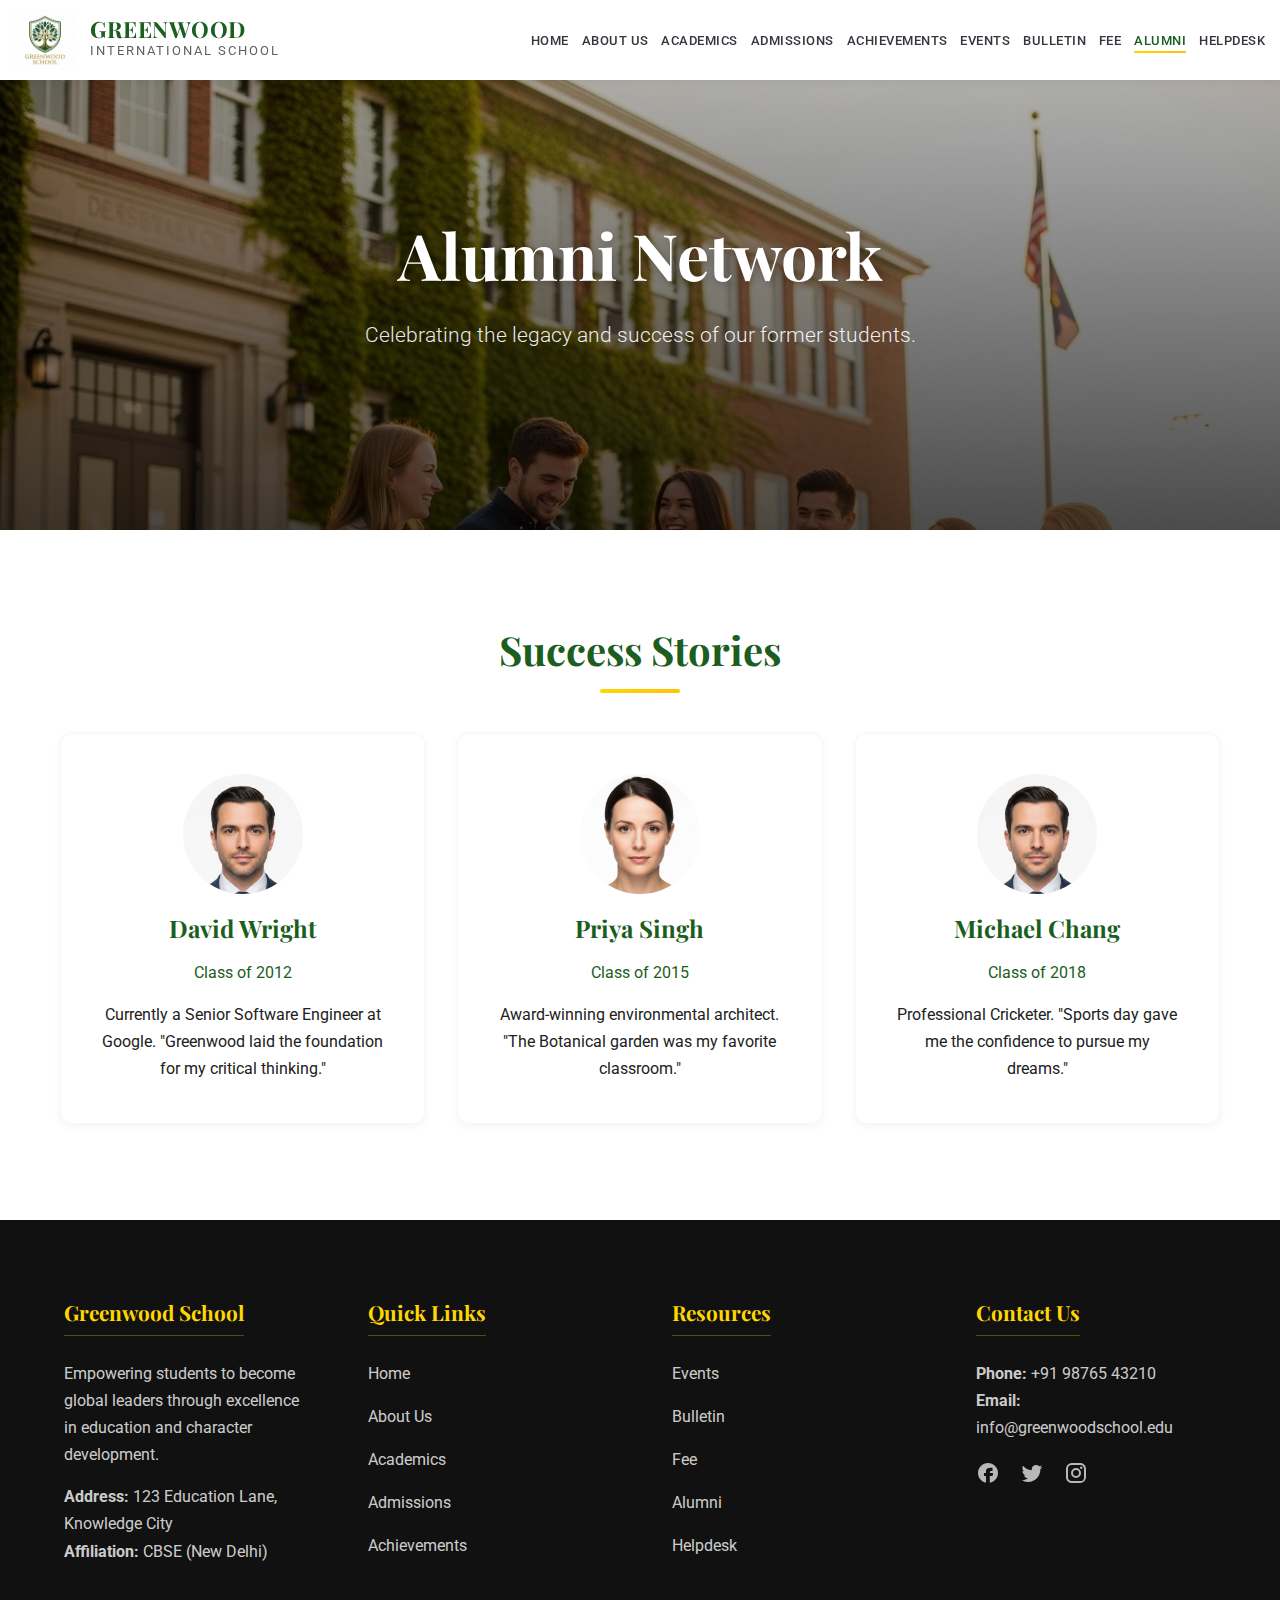
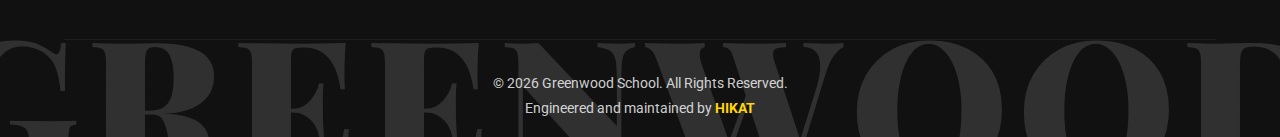
<file: alumni.html>
<!DOCTYPE html>
<html lang="en">

<head>
    <meta charset="UTF-8">
    <meta name="viewport" content="width=device-width, initial-scale=1.0">
    <title>Alumni | Greenwood School</title>
    <link rel="stylesheet" href="style.css">
    <!-- Fonts -->
    <link rel="preconnect" href="https://fonts.googleapis.com">
    <link rel="preconnect" href="https://fonts.gstatic.com" crossorigin>
    <link
        href="https://fonts.googleapis.com/css2?family=Inter:wght@300;400;500;600&family=Playfair+Display:wght@600;700;800&display=swap"
        rel="stylesheet">
</head>

<body>
    <!-- Header injected by script.js -->

    <div class="hero" style="height: 50vh; background: var(--gradient-overlay), url(assets/halloffame1.jpeg);">
        <div class="hero-content animate-on-scroll">
            <h1>Alumni Network</h1>
            <p>Celebrating the legacy and success of our former students.</p>
        </div>
    </div>

    <section class="section-white">
        <div class="container">
            <h2 class="animate-on-scroll">Success Stories</h2>
            <div class="grid-3">
                <div class="card animate-on-scroll">
                    <div
                        style="height: 120px; width: 120px; background: #ddd; border-radius: 50%; margin: 0 auto 20px; background: center/cover url(assets/man1.jpeg);">
                    </div>
                    <h3 style="text-align: center;">David Wright</h3>
                    <p style="text-align: center; color: var(--primary-green); margin-bottom: 15px;">Class of 2012</p>
                    <p style="text-align: center;">Currently a Senior Software Engineer at Google. "Greenwood laid the
                        foundation for my critical thinking."</p>
                </div>
                <div class="card animate-on-scroll" style="transition-delay: 0.2s">
                    <div
                        style="height: 120px; width: 120px; background: #ddd; border-radius: 50%; margin: 0 auto 20px; background: center/cover url(assets/woman1.jpeg);">
                    </div>
                    <h3 style="text-align: center;">Priya Singh</h3>
                    <p style="text-align: center; color: var(--primary-green); margin-bottom: 15px;">Class of 2015</p>
                    <p style="text-align: center;">Award-winning environmental architect. "The Botanical garden was my
                        favorite classroom."</p>
                </div>
                <div class="card animate-on-scroll" style="transition-delay: 0.4s">
                    <div
                        style="height: 120px; width: 120px; background: #ddd; border-radius: 50%; margin: 0 auto 20px; background: center/cover url(assets/man1.jpeg);">
                    </div>
                    <h3 style="text-align: center;">Michael Chang</h3>
                    <p style="text-align: center; color: var(--primary-green); margin-bottom: 15px;">Class of 2018</p>
                    <p style="text-align: center;">Professional Cricketer. "Sports day gave me the confidence to pursue
                        my dreams."</p>
                </div>
            </div>
        </div>
    </section>

    <!-- Footer injected by script.js -->
    <script src="script.js"></script>
</body>

</html>
</file>
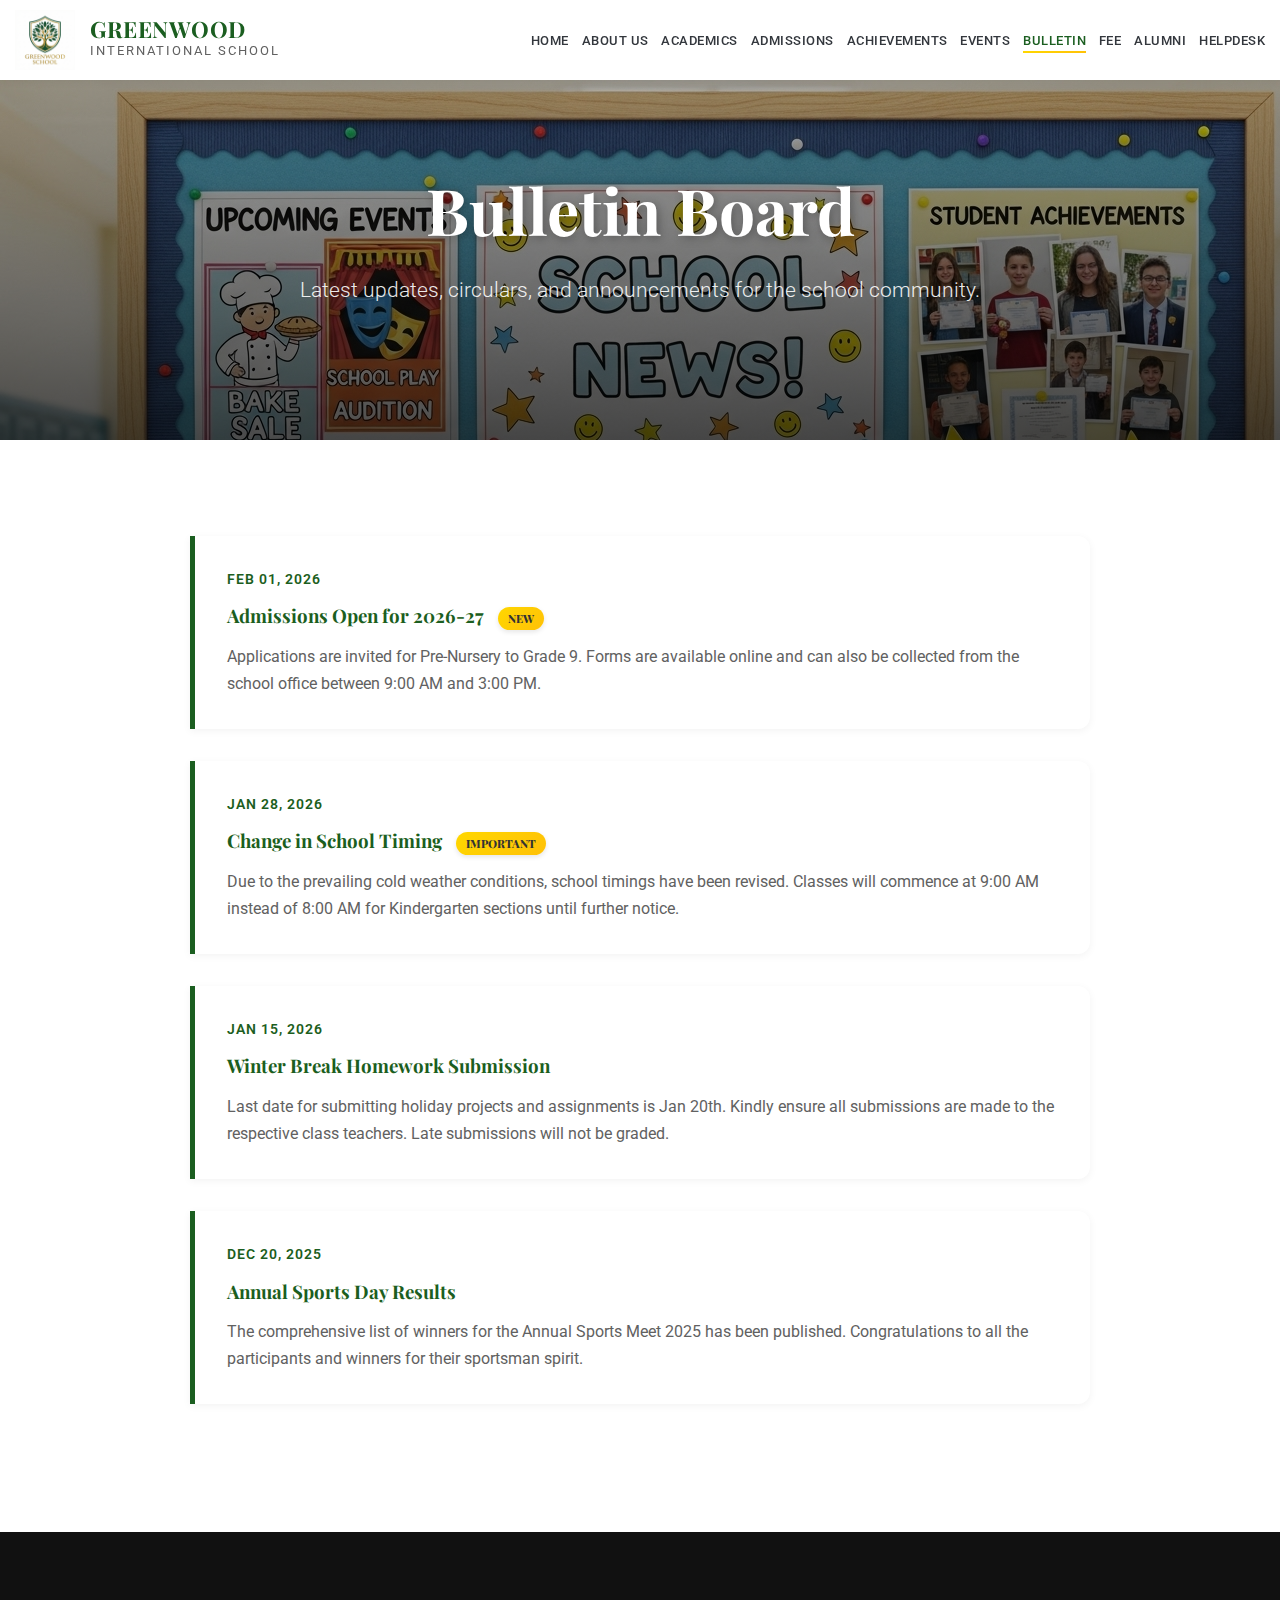
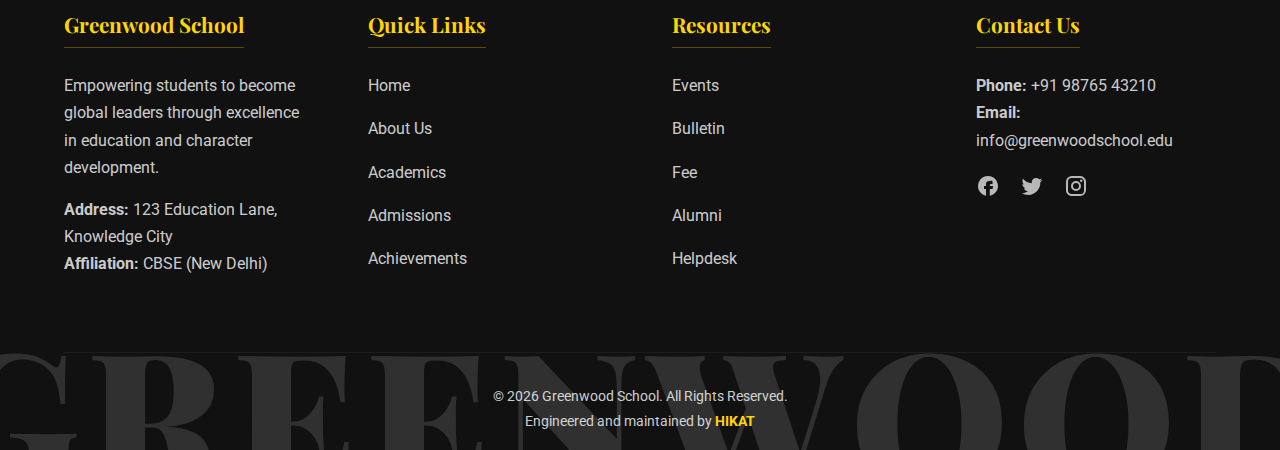
<file: bulletin-board.html>
<!DOCTYPE html>
<html lang="en">

<head>
    <meta charset="UTF-8">
    <meta name="viewport" content="width=device-width, initial-scale=1.0">
    <title>Bulletin Board | Greenwood School</title>
    <link rel="stylesheet" href="style.css">
    <!-- Fonts -->
    <link rel="preconnect" href="https://fonts.googleapis.com">
    <link rel="preconnect" href="https://fonts.gstatic.com" crossorigin>
    <link
        href="https://fonts.googleapis.com/css2?family=Inter:wght@300;400;500;600&family=Playfair+Display:wght@600;700;800&display=swap"
        rel="stylesheet">
    <style>
        .notice-item {
            background: white;
            padding: 2rem;
            border-left: 5px solid var(--primary-green);
            margin-bottom: 2rem;
            box-shadow: var(--shadow-sm);
            transition: all 0.3s cubic-bezier(0.4, 0, 0.2, 1);
            border-radius: 0 12px 12px 0;
            position: relative;
        }

        .notice-item:hover {
            transform: translateX(10px);
            box-shadow: var(--shadow-md);
        }

        .notice-date {
            font-weight: 600;
            color: var(--primary-green);
            display: block;
            margin-bottom: 0.8rem;
            font-size: 0.9rem;
            text-transform: uppercase;
            letter-spacing: 1px;
        }

        .new-badge {
            background: linear-gradient(135deg, #FFD700, #FFC107);
            color: #333;
            font-size: 0.7rem;
            padding: 4px 10px;
            border-radius: 20px;
            font-weight: 800;
            margin-left: 10px;
            vertical-align: middle;
            box-shadow: 0 2px 5px rgba(0, 0, 0, 0.1);
        }
    </style>
</head>

<body>
    <!-- Header injected by script.js -->

    <div class="hero" style="height: 40vh; background: var(--gradient-overlay), url(assets/bulletin\ board.jpeg);">
        <div class="hero-content animate-on-scroll">
            <h1>Bulletin Board</h1>
            <p>Latest updates, circulars, and announcements for the school community.</p>
        </div>
    </div>

    <section class="section-white">
        <div class="container animate-on-scroll">

            <div style="max-width: 900px; margin: 0 auto;">

                <div class="notice-item">
                    <span class="notice-date">Feb 01, 2026</span>
                    <h3>Admissions Open for 2026-27 <span class="new-badge">NEW</span></h3>
                    <p style="color: var(--text-grey);">Applications are invited for Pre-Nursery to Grade 9. Forms are
                        available online and can also be collected from the school office between 9:00 AM and 3:00 PM.
                    </p>
                </div>

                <div class="notice-item">
                    <span class="notice-date">Jan 28, 2026</span>
                    <h3>Change in School Timing <span class="new-badge">IMPORTANT</span></h3>
                    <p style="color: var(--text-grey);">Due to the prevailing cold weather conditions, school timings
                        have been revised. Classes will commence at 9:00 AM instead of 8:00 AM for Kindergarten sections
                        until further notice.</p>
                </div>

                <div class="notice-item">
                    <span class="notice-date">Jan 15, 2026</span>
                    <h3>Winter Break Homework Submission</h3>
                    <p style="color: var(--text-grey);">Last date for submitting holiday projects and assignments is Jan
                        20th. Kindly ensure all submissions are made to the respective class teachers. Late submissions
                        will not be graded.</p>
                </div>

                <div class="notice-item">
                    <span class="notice-date">Dec 20, 2025</span>
                    <h3>Annual Sports Day Results</h3>
                    <p style="color: var(--text-grey);">The comprehensive list of winners for the Annual Sports Meet
                        2025 has been published. Congratulations to all the participants and winners for their sportsman
                        spirit.</p>
                </div>

                <!-- <div style="text-align: center; margin-top: 3rem;">
                    <a href="#" class="btn">Download All Circulars (PDF)</a>
                </div> -->

            </div>

        </div>
    </section>

    <!-- Footer injected by script.js -->
    <script src="script.js"></script>
</body>

</html>
</file>
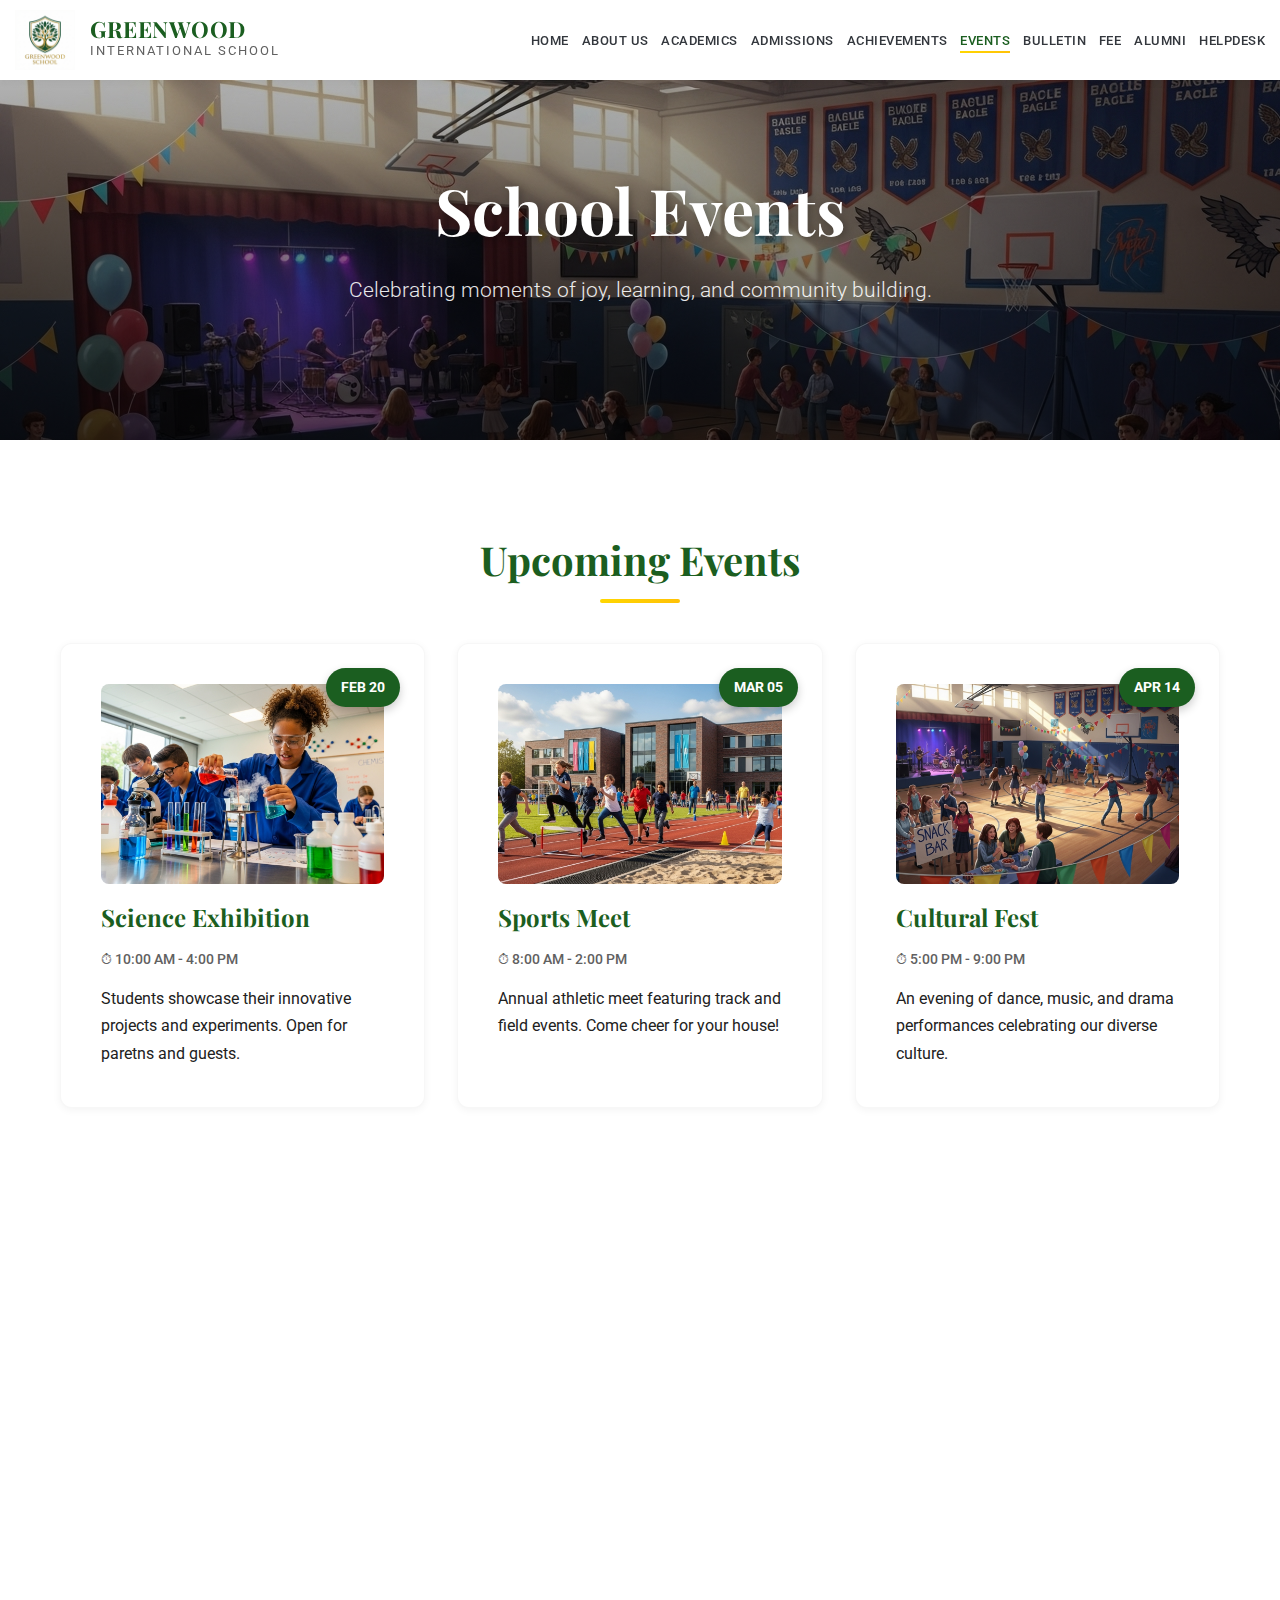
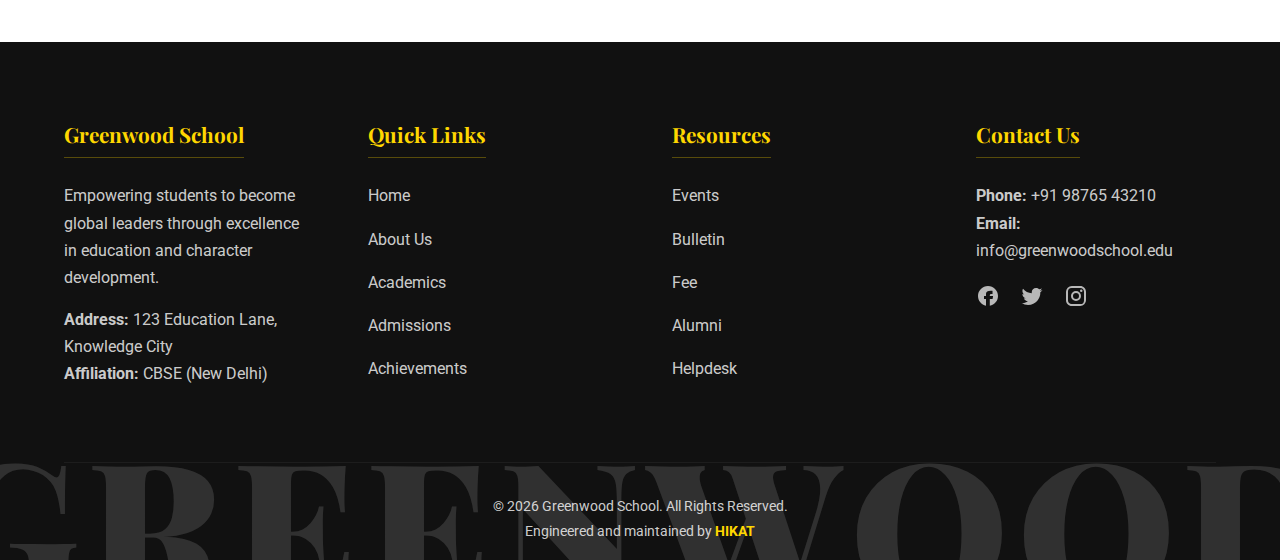
<file: events.html>
<!DOCTYPE html>
<html lang="en">

<head>
    <meta charset="UTF-8">
    <meta name="viewport" content="width=device-width, initial-scale=1.0">
    <title>Events | Greenwood School</title>
    <link rel="stylesheet" href="style.css">
    <!-- Fonts -->
    <link rel="preconnect" href="https://fonts.googleapis.com">
    <link rel="preconnect" href="https://fonts.gstatic.com" crossorigin>
    <link
        href="https://fonts.googleapis.com/css2?family=Inter:wght@300;400;500;600&family=Playfair+Display:wght@600;700;800&display=swap"
        rel="stylesheet">
    <style>
        .event-date-tag {
            background: var(--primary-green);
            color: white;
            padding: 8px 15px;
            position: absolute;
            top: 1.5rem;
            right: 1.5rem;
            border-radius: 30px;
            font-weight: 700;
            font-size: 0.85rem;
            box-shadow: 0 4px 10px rgba(0, 0, 0, 0.2);
            z-index: 2;
        }

        .event-time {
            font-size: 0.9rem;
            margin-bottom: 0.8rem;
            display: flex;
            align-items: center;
            gap: 8px;
            color: var(--text-grey);
            font-weight: 500;
        }
    </style>
</head>

<body>
    <!-- Header injected by script.js -->

    <div class="hero" style="height: 40vh; background: var(--gradient-overlay), url(assets/function2.jpeg);">
        <div class="hero-content animate-on-scroll">
            <h1>School Events</h1>
            <p>Celebrating moments of joy, learning, and community building.</p>
        </div>
    </div>

    <section class="section-white">
        <div class="container">
            <h2 class="animate-on-scroll">Upcoming Events</h2>

            <div class="grid-3">
                <div class="card animate-on-scroll">
                    <div class="event-date-tag">FEB 20</div>
                    <div
                        style="height: 200px; background: #eee; border-radius: 8px; margin-bottom: 1.2rem; background: center/cover url(assets/science1.jpeg);">
                    </div>
                    <h3>Science Exhibition</h3>
                    <div class="event-time">⏱ 10:00 AM - 4:00 PM</div>
                    <p>Students showcase their innovative projects and experiments. Open for paretns and guests.</p>
                </div>

                <div class="card animate-on-scroll" style="transition-delay: 0.2s">
                    <div class="event-date-tag">MAR 05</div>
                    <div
                        style="height: 200px; background: #eee; border-radius: 8px; margin-bottom: 1.2rem; background: center/cover url(assets/sports2.jpeg);">
                    </div>
                    <h3>Sports Meet</h3>
                    <div class="event-time">⏱ 8:00 AM - 2:00 PM</div>
                    <p>Annual athletic meet featuring track and field events. Come cheer for your house!</p>
                </div>

                <div class="card animate-on-scroll" style="transition-delay: 0.4s">
                    <div class="event-date-tag">APR 14</div>
                    <div
                        style="height: 200px; background: #eee; border-radius: 8px; margin-bottom: 1.2rem; background: center/cover url(assets/function2.jpeg);">
                    </div>
                    <h3>Cultural Fest</h3>
                    <div class="event-time">⏱ 5:00 PM - 9:00 PM</div>
                    <p>An evening of dance, music, and drama performances celebrating our diverse culture.</p>
                </div>
            </div>

            <br><br><br>
            <h2 class="animate-on-scroll">Past Highlights</h2>
            <div class="grid-3 mobile-scroll">
                <div class="card animate-on-scroll" style="padding: 0; overflow: hidden; border: none;">
                    <div
                        style="height: 250px; background: #ddd; background: center/cover url(assets/halloffame1.jpeg);">
                    </div>
                </div>
                <div class="card animate-on-scroll" style="padding: 0; overflow: hidden; border: none;">
                    <div style="height: 250px; background: #ddd; background: center/cover url(assets/sports1.jpeg);">
                    </div>
                </div>
                <div class="card animate-on-scroll" style="padding: 0; overflow: hidden; border: none;">
                    <div style="height: 250px; background: #ddd; background: center/cover url(assets/cultural1.jpeg);">
                    </div>
                </div>
            </div>

        </div>
    </section>

    <!-- Footer injected by script.js -->
    <script src="script.js"></script>
</body>

</html>
</file>
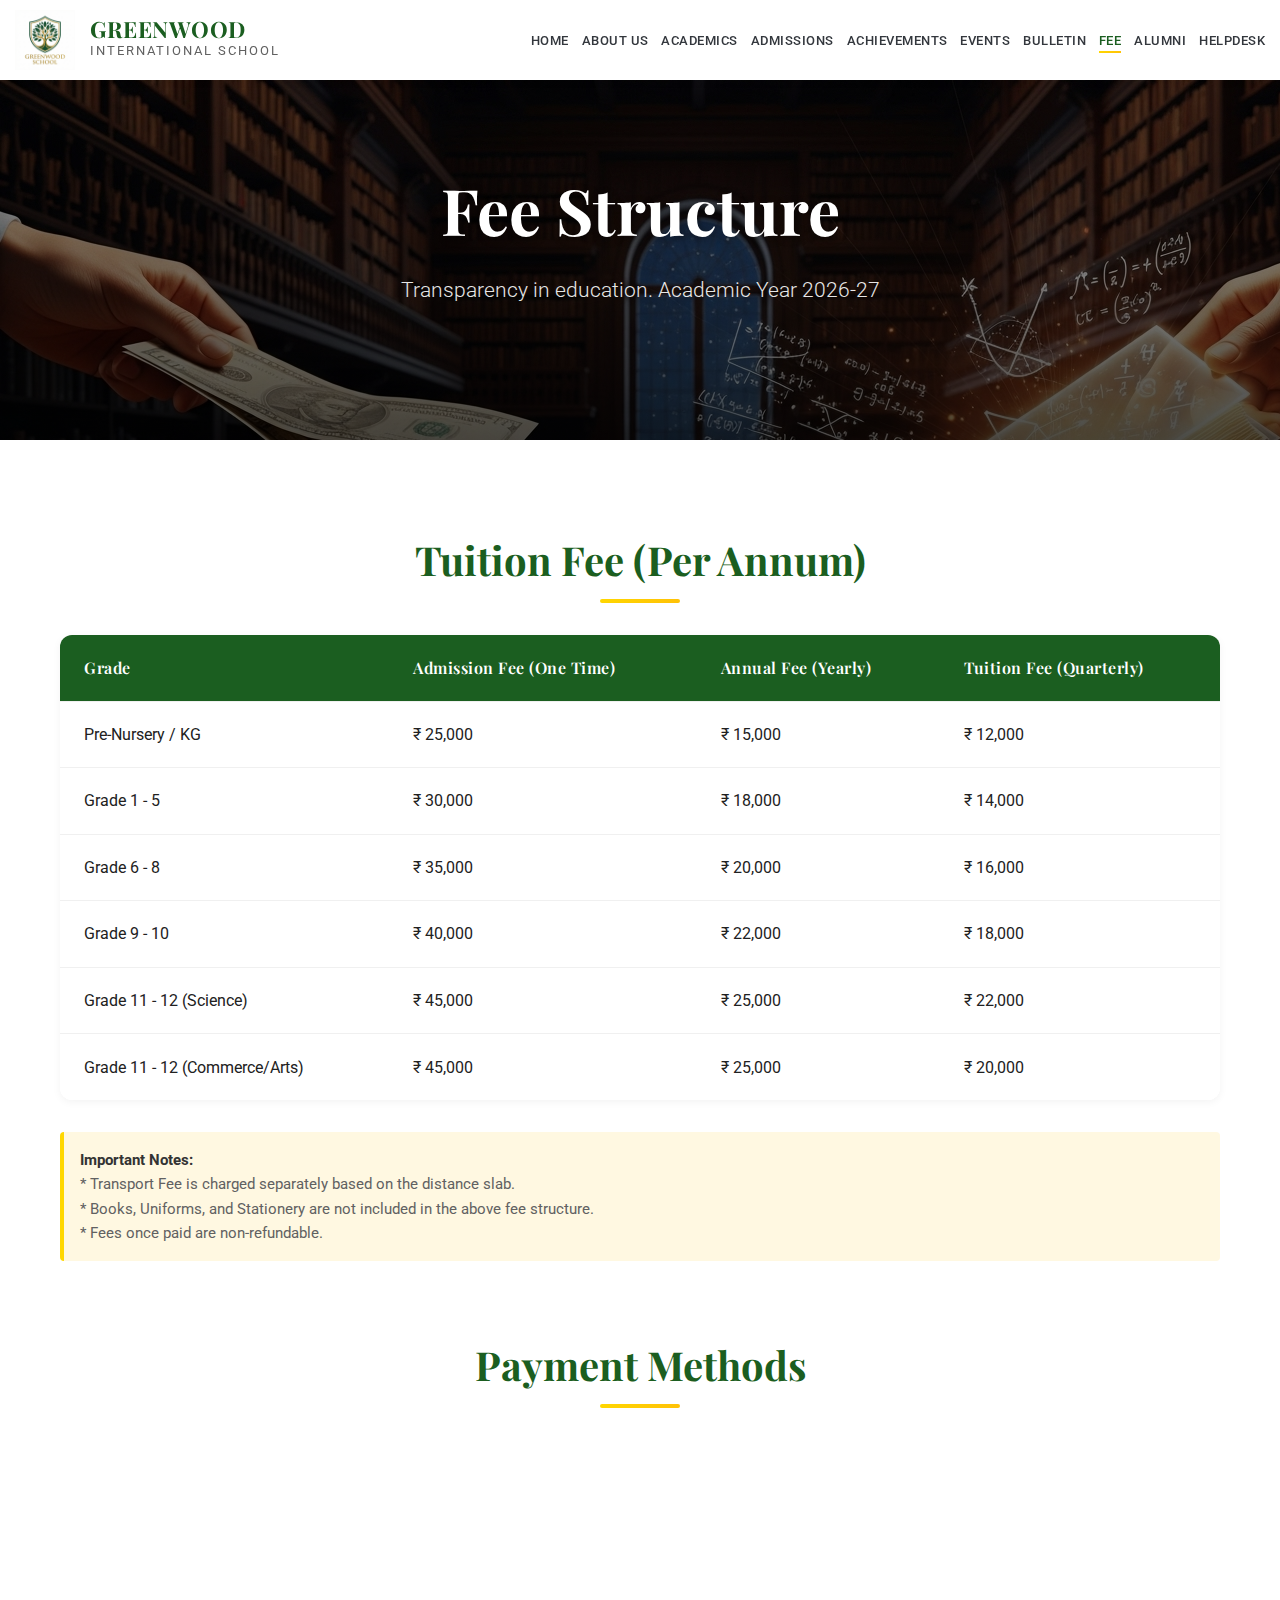
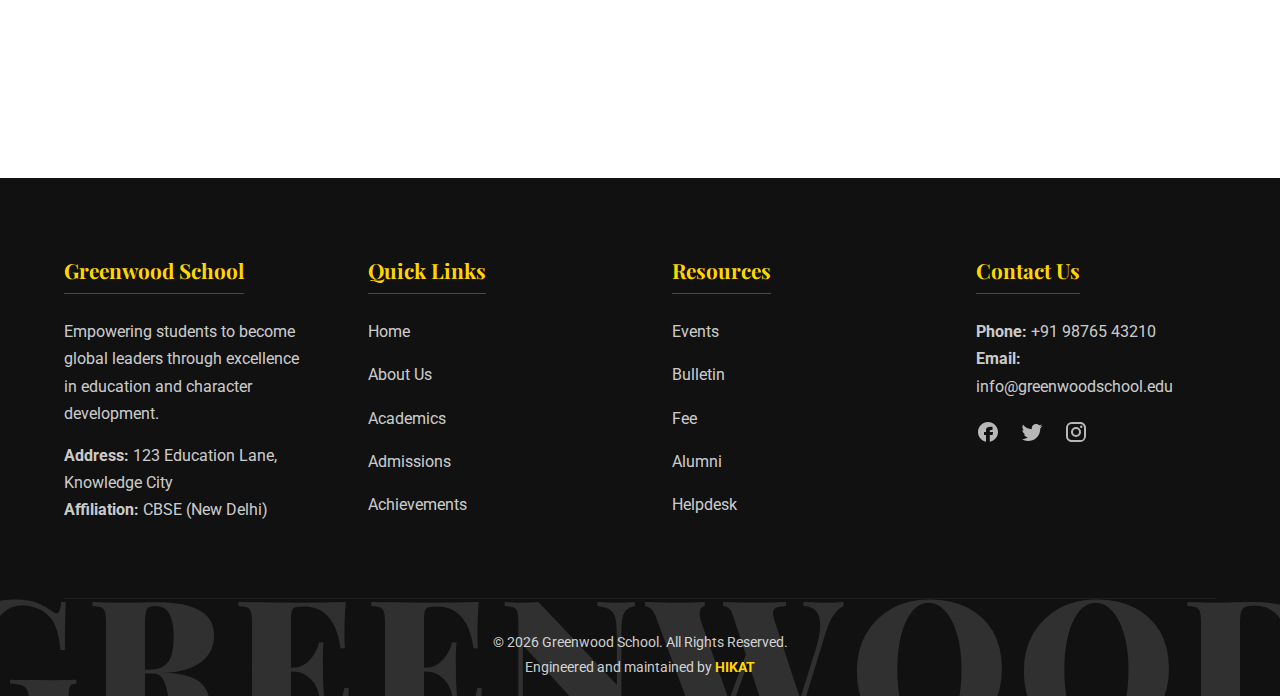
<file: fees.html>
<!DOCTYPE html>
<html lang="en">

<head>
    <meta charset="UTF-8">
    <meta name="viewport" content="width=device-width, initial-scale=1.0">
    <title>Fee Structure | Greenwood School</title>
    <link rel="stylesheet" href="style.css">
    <!-- Fonts -->
    <link rel="preconnect" href="https://fonts.googleapis.com">
    <link rel="preconnect" href="https://fonts.gstatic.com" crossorigin>
    <link
        href="https://fonts.googleapis.com/css2?family=Inter:wght@300;400;500;600&family=Playfair+Display:wght@600;700;800&display=swap"
        rel="stylesheet">
    <style>
        .fee-table-container {
            overflow-x: auto;
            border-radius: 12px;
            box-shadow: var(--shadow-sm);
            margin-bottom: 2rem;
            background: white;
        }

        table {
            width: 100%;
            border-collapse: collapse;
            background: white;
            min-width: 600px;
            /* Ensure table doesn't squash too much */
        }

        th,
        td {
            padding: 1.2rem 1.5rem;
            text-align: left;
            border-bottom: 1px solid #f0f0f0;
        }

        th {
            background: var(--primary-green);
            color: white;
            font-family: 'Playfair Display', serif;
            letter-spacing: 0.5px;
            font-weight: 600;
        }

        tr:last-child td {
            border-bottom: none;
        }

        tr:hover {
            background-color: #f9fbf9;
        }

        .note {
            font-size: 0.95rem;
            color: var(--text-grey);
            margin-top: 1.5rem;
            padding: 1rem;
            background: #fff8e1;
            border-left: 4px solid var(--accent-yellow);
            border-radius: 4px;
            line-height: 1.6;
        }
    </style>
</head>

<body>
    <!-- Header injected by script.js -->

    <div class="hero" style="height: 40vh; background: var(--gradient-overlay), url(assets/fee1.jpeg);">
        <div class="hero-content animate-on-scroll">
            <h1>Fee Structure</h1>
            <p>Transparency in education. Academic Year 2026-27</p>
        </div>
    </div>

    <section class="section-white">
        <div class="container animate-on-scroll">

            <h2 style="margin-bottom: 2rem;">Tuition Fee (Per Annum)</h2>
            <div class="fee-table-container">
                <table>
                    <thead>
                        <tr>
                            <th>Grade</th>
                            <th>Admission Fee (One Time)</th>
                            <th>Annual Fee (Yearly)</th>
                            <th>Tuition Fee (Quarterly)</th>
                        </tr>
                    </thead>
                    <tbody>
                        <tr>
                            <td>Pre-Nursery / KG</td>
                            <td>₹ 25,000</td>
                            <td>₹ 15,000</td>
                            <td>₹ 12,000</td>
                        </tr>
                        <tr>
                            <td>Grade 1 - 5</td>
                            <td>₹ 30,000</td>
                            <td>₹ 18,000</td>
                            <td>₹ 14,000</td>
                        </tr>
                        <tr>
                            <td>Grade 6 - 8</td>
                            <td>₹ 35,000</td>
                            <td>₹ 20,000</td>
                            <td>₹ 16,000</td>
                        </tr>
                        <tr>
                            <td>Grade 9 - 10</td>
                            <td>₹ 40,000</td>
                            <td>₹ 22,000</td>
                            <td>₹ 18,000</td>
                        </tr>
                        <tr>
                            <td>Grade 11 - 12 (Science)</td>
                            <td>₹ 45,000</td>
                            <td>₹ 25,000</td>
                            <td>₹ 22,000</td>
                        </tr>
                        <tr>
                            <td>Grade 11 - 12 (Commerce/Arts)</td>
                            <td>₹ 45,000</td>
                            <td>₹ 25,000</td>
                            <td>₹ 20,000</td>
                        </tr>
                    </tbody>
                </table>
            </div>

            <div class="note">
                <strong style="color: #333;">Important Notes:</strong><br>
                * Transport Fee is charged separately based on the distance slab.<br>
                * Books, Uniforms, and Stationery are not included in the above fee structure.<br>
                * Fees once paid are non-refundable.
            </div>

            <div style="margin-top: 5rem;">
                <h2 style="margin-bottom: 2rem;">Payment Methods</h2>
                <div class="grid-2">
                    <div class="card">
                        <h3>Bank Transfer / NEFT</h3>
                        <p style="margin-top: 1rem; line-height: 1.8;">
                            <strong>Bank Name:</strong> HDFC Bank<br>
                            <strong>Account Name:</strong> Greenwood School Trust<br>
                            <strong>Account No:</strong> 00012345678900<br>
                            <strong>IFSC Code:</strong> HDFC0001234
                        </p>
                    </div>
                    <!-- <div class="card">
                        <h3>Online Payment</h3>
                        <p style="margin-top: 1rem; margin-bottom: 2rem;">You can pay fees conveniently online through
                            our secured Parent Portal using Credit Card, Debit Card, or UPI.</p>
                        <a href="#" class="btn">Pay Fees Online</a>
                    </div> -->
                </div>
            </div>

        </div>
    </section>

    <!-- Footer injected by script.js -->
    <script src="script.js"></script>
</body>

</html>
</file>
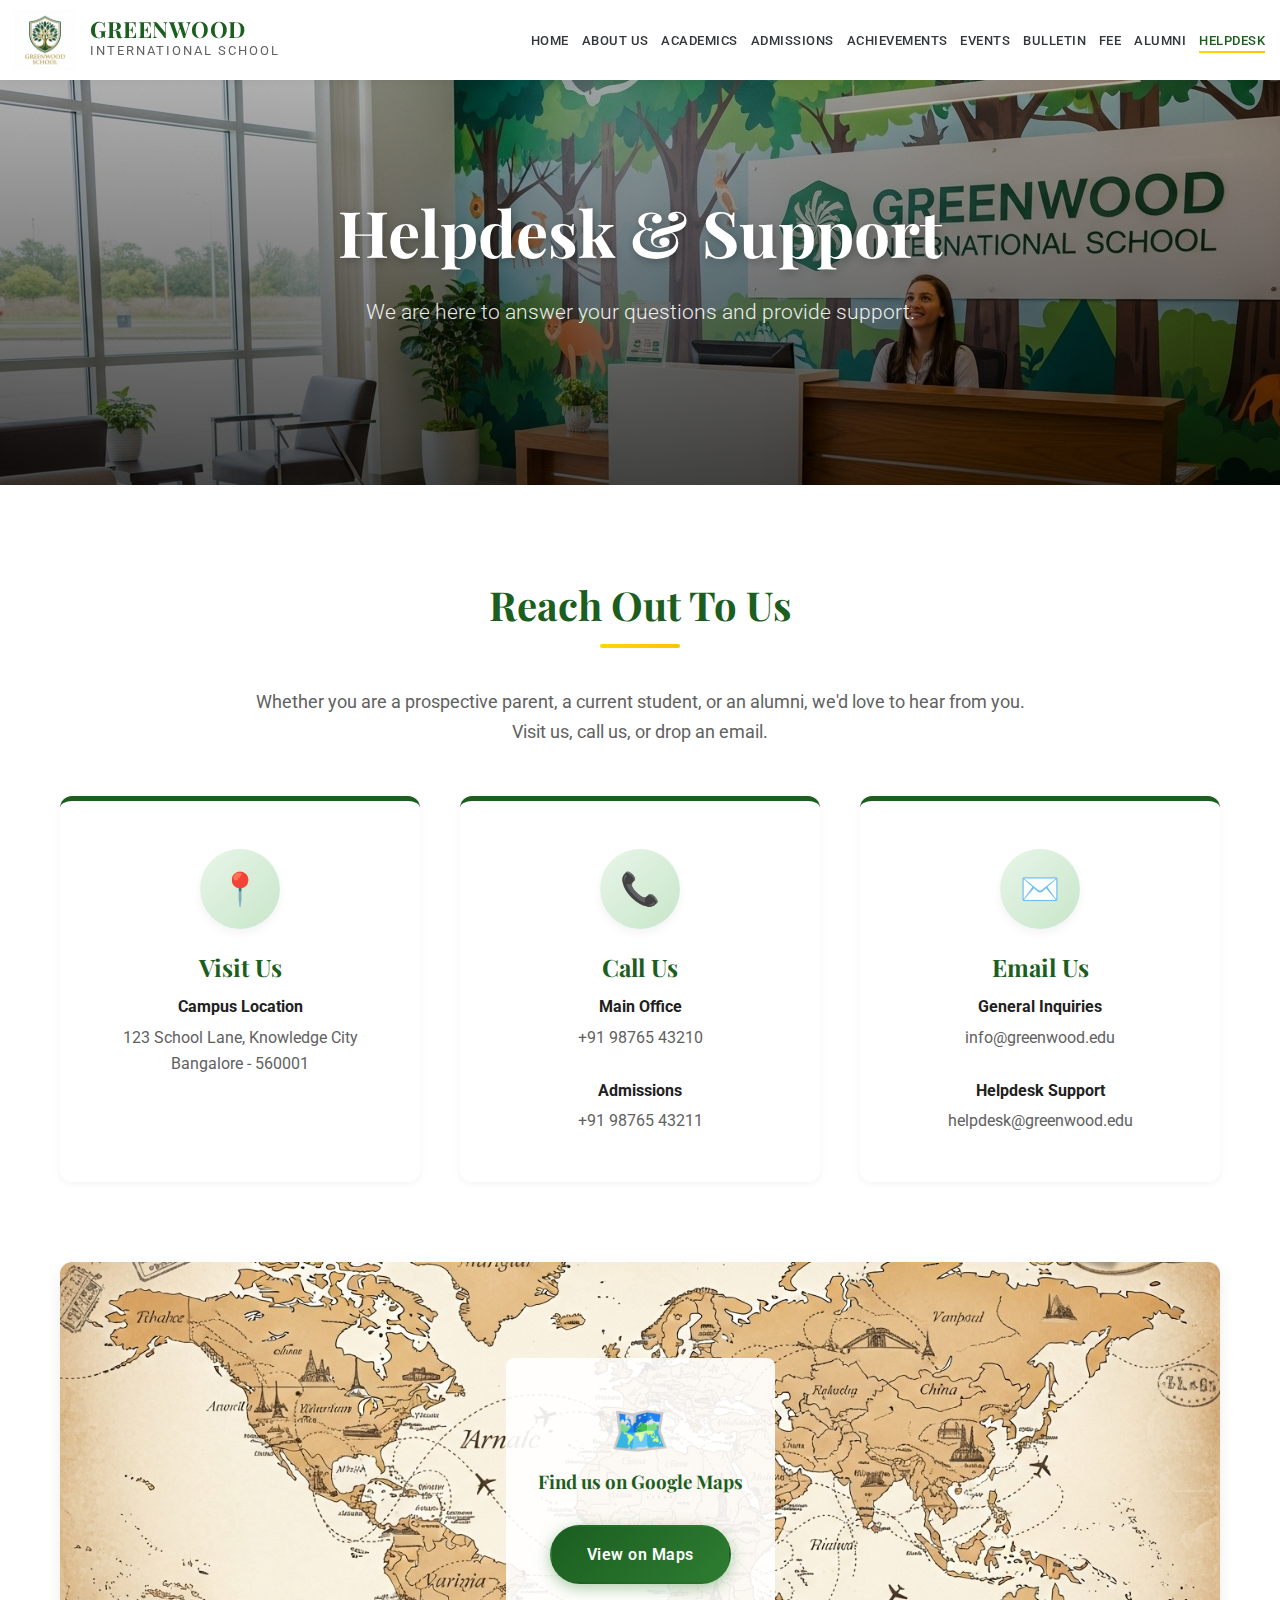
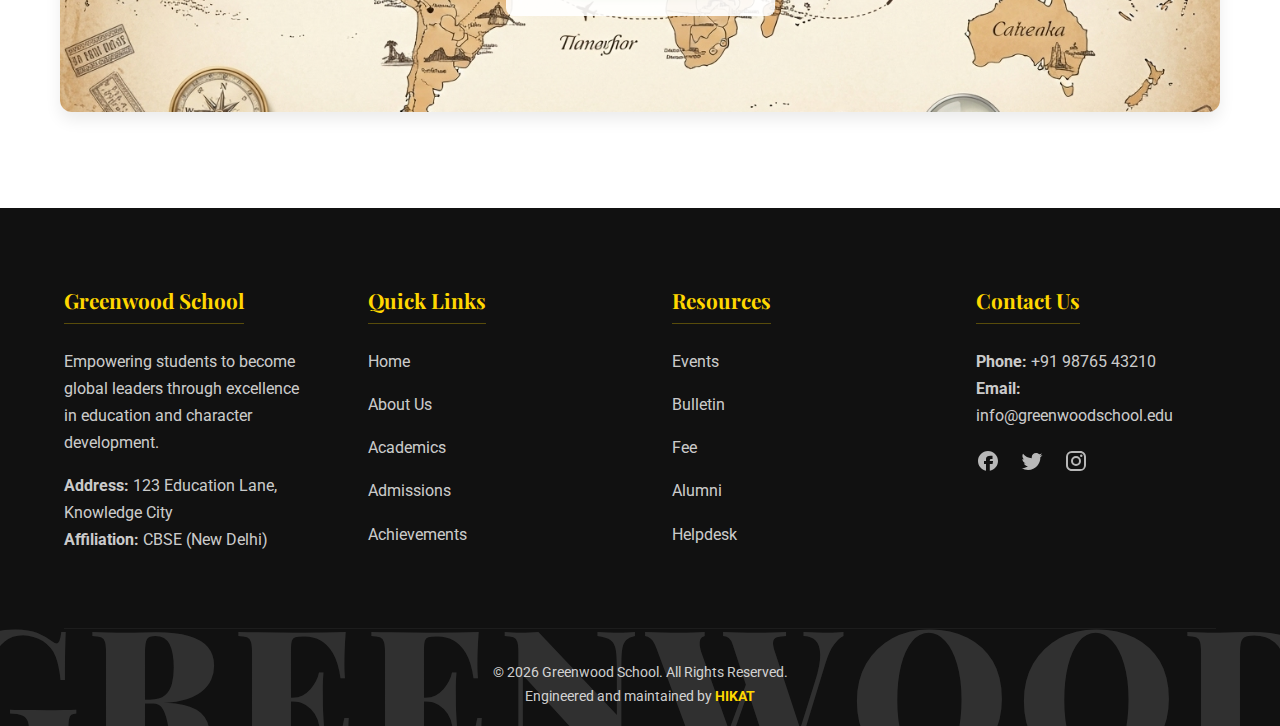
<file: helpdesk.html>
<!DOCTYPE html>
<html lang="en">

<head>
    <meta charset="UTF-8">
    <meta name="viewport" content="width=device-width, initial-scale=1.0">
    <title>Helpdesk | Greenwood School</title>
    <link rel="stylesheet" href="style.css">
    <!-- Fonts -->
    <link rel="preconnect" href="https://fonts.googleapis.com">
    <link rel="preconnect" href="https://fonts.gstatic.com" crossorigin>
    <link
        href="https://fonts.googleapis.com/css2?family=Inter:wght@300;400;500;600&family=Playfair+Display:wght@600;700;800&display=swap"
        rel="stylesheet">
    <style>
        /* Specific Styles for Helpdesk Redesign */
        .contact-grid {
            display: grid;
            grid-template-columns: repeat(auto-fit, minmax(300px, 1fr));
            gap: 2.5rem;
            margin-top: 3rem;
        }

        .contact-card {
            background: white;
            padding: 3rem 2rem;
            border-radius: 12px;
            box-shadow: var(--shadow-sm);
            text-align: center;
            transition: all 0.3s cubic-bezier(0.4, 0, 0.2, 1);
            border-top: 5px solid var(--primary-green);
        }

        .contact-card:hover {
            transform: translateY(-10px);
            box-shadow: var(--shadow-md);
        }

        .icon-circle {
            width: 80px;
            height: 80px;
            background: linear-gradient(135deg, #e8f5e9, #c8e6c9);
            border-radius: 50%;
            display: flex;
            align-items: center;
            justify-content: center;
            margin: 0 auto 1.5rem;
            font-size: 2rem;
            color: var(--primary-green);
            box-shadow: 0 4px 10px rgba(0, 0, 0, 0.05);
        }

        .contact-card h3 {
            margin-bottom: 0.8rem;
            font-size: 1.5rem;
        }

        .contact-card p {
            color: var(--text-grey);
            font-size: 1rem;
            line-height: 1.6;
        }

        .contact-card strong {
            color: var(--text-dark);
            display: block;
            margin-bottom: 5px;
        }
    </style>
</head>

<body>
    <!-- Header injected by script.js -->

    <div class="hero" style="height: 45vh; background: var(--gradient-overlay), url(assets/reception1.jpeg);">
        <div class="hero-content animate-on-scroll">
            <h1>Helpdesk & Support</h1>
            <p>We are here to answer your questions and provide support.</p>
        </div>
    </div>

    <section class="section-white">
        <div class="container animate-on-scroll">
            <div style="text-align: center; max-width: 800px; margin: 0 auto;">
                <h2>Reach Out To Us</h2>
                <p style="font-size: 1.1rem; color: var(--text-grey); margin-bottom: 2rem;">Whether you are a
                    prospective parent, a current student, or an alumni, we'd love to hear from you. Visit us, call us,
                    or drop an email.</p>
            </div>

            <div class="contact-grid">
                <!-- Address Card -->
                <div class="contact-card">
                    <div class="icon-circle">📍</div>
                    <h3>Visit Us</h3>
                    <p>
                        <strong>Campus Location</strong>
                        123 School Lane, Knowledge City<br>
                        Bangalore - 560001
                    </p>
                </div>

                <!-- Phone Card -->
                <div class="contact-card">
                    <div class="icon-circle">📞</div>
                    <h3>Call Us</h3>
                    <p>
                        <strong>Main Office</strong>
                        +91 98765 43210
                    </p>
                    <br>
                    <p>
                        <strong>Admissions</strong>
                        +91 98765 43211
                    </p>
                </div>

                <!-- Email Card -->
                <div class="contact-card">
                    <div class="icon-circle">✉️</div>
                    <h3>Email Us</h3>
                    <p>
                        <strong>General Inquiries</strong>
                        info@greenwood.edu
                    </p>
                    <br>
                    <p>
                        <strong>Helpdesk Support</strong>
                        helpdesk@greenwood.edu
                    </p>
                </div>
            </div>

            <!-- Map Section -->
            <div style="margin-top: 5rem; border-radius: 12px; overflow: hidden; box-shadow: var(--shadow-md);">
                <!-- Placeholder for Google Map -->
                <div
                    style="width: 100%; height: 450px; background: #e0e0e0; display: flex; align-items: center; justify-content: center; color: #666; background: center/cover url(assets/maps1.jpeg); position: relative;">
                    <div
                        style="background: rgba(255,255,255,0.9); padding: 2rem; border-radius: 8px; text-align: center;">
                        <span style="font-size: 3rem;">🗺️</span><br>
                        <h3>Find us on Google Maps</h3>
                        <a href="https://maps.google.com" target="_blank" class="btn" style="margin-top: 1rem;">View on
                            Maps</a>
                    </div>
                </div>
            </div>

        </div>
    </section>

    <!-- Footer injected by script.js -->
    <script src="script.js"></script>
</body>

</html>
</file>
<file: style.css>
@import url('https://fonts.googleapis.com/css2?family=Roboto:wght@400;500;700&display=swap');

/* 
 * Greenwood School - Professional Theme 
 * Designed by HIKAT AI Agent
 */

:root {
    /* Color Palette - Premium Gradient System */
    --primary-green: #1B5E20;
    /* Deep Forest Green */
    --secondary-green: #4CAF50;
    /* Vibrant Green */
    --accent-yellow: #FFD700;
    /* Gold */
    --bg-cream: #FFFFFF;
    /* Pure White for clean look */
    --text-dark: #212121;
    --text-grey: #616161;
    --white: #FFFFFF;

    /* Gradients */
    --gradient-primary: linear-gradient(135deg, var(--primary-green) 0%, #2E7D32 100%);
    --gradient-gold: linear-gradient(135deg, #FFD700 0%, #FFC107 100%);
    --gradient-overlay: linear-gradient(to bottom, rgba(0, 0, 0, 0.3), rgba(0, 0, 0, 0.7));

    /* Spacing & Layout */
    --container-width: 1200px;
    --header-height: 80px;
    --font-heading: 'Playfair Display', serif;
    --font-body: 'Roboto', sans-serif;

    /* Shadows */
    --shadow-sm: 0 2px 8px rgba(0, 0, 0, 0.05);
    --shadow-md: 0 8px 16px rgba(0, 0, 0, 0.08);
    /* Premium soft shadow */
    --shadow-lg: 0 12px 24px rgba(0, 0, 0, 0.12);
}

/* Reset & Base */
* {
    margin: 0;
    padding: 0;
    box-sizing: border-box;
}

html,
body {
    width: 100%;
    max-width: 100%;
    font-family: var(--font-body);
    background-color: var(--bg-cream);
    color: var(--text-dark);
    line-height: 1.7;
    overflow-x: hidden;
    position: relative;
    margin: 0;
    padding: 0;
}

a {
    text-decoration: none;
    color: inherit;
    transition: all 0.3s ease;
}

ul {
    list-style: none;
}

img {
    max-width: 100%;
    height: auto;
    display: block;
    object-fit: cover;
}

/* Typography */
h1,
h2,
h3,
h4,
h5,
h6 {
    font-family: var(--font-heading);
    color: var(--primary-green);
    margin-bottom: 0.8em;
    line-height: 1.2;
    font-weight: 700;
}

h1 {
    font-size: 3.5rem;
}

h2 {
    font-size: 2.5rem;
    text-align: center;
    margin-bottom: 2.5rem;
    position: relative;
}

h2::after {
    content: '';
    display: block;
    width: 80px;
    height: 4px;
    background: var(--gradient-gold);
    margin: 15px auto 0;
    border-radius: 2px;
}

/* --- Navigation Bar --- */
.navbar {
    display: flex;
    justify-content: space-between;
    align-items: center;
    padding: 0 5%;
    height: var(--header-height);
    background: rgba(255, 255, 255, 0.98);
    backdrop-filter: blur(10px);
    box-shadow: var(--shadow-sm);
    position: sticky;
    top: 0;
    z-index: 1000;
    transition: all 0.3s ease;
}

.logo-container {
    display: flex;
    align-items: center;
}

.nav-links {
    display: flex;
    gap: 1.5rem;
}

.nav-links a {
    font-weight: 500;
    font-size: 13px;
    color: #33373D;
    position: relative;
    padding: 5px 0;
    text-transform: uppercase;
    letter-spacing: 0.5px;
}

.nav-links a:hover,
.nav-links a.active-link {
    color: var(--primary-green);
}

.nav-links a::after {
    content: '';
    position: absolute;
    bottom: 0;
    left: 0;
    width: 0;
    height: 2px;
    background: var(--gradient-gold);
    transition: width 0.3s ease;
}

.nav-links a:hover::after,
.nav-links a.active-link::after {
    width: 100%;
}

/* Mobile Toggle */
.mobile-toggle {
    display: none;
    flex-direction: column;
    justify-content: space-between;
    width: 30px;
    height: 21px;
    cursor: pointer;
    z-index: 1100;
}

.mobile-toggle span {
    width: 100%;
    height: 3px;
    background-color: var(--primary-green);
    transition: 0.3s;
    border-radius: 2px;
}

.mobile-toggle.active span:nth-child(1) {
    transform: rotate(45deg) translate(5px, 6px);
}

.mobile-toggle.active span:nth-child(2) {
    opacity: 0;
}

.mobile-toggle.active span:nth-child(3) {
    transform: rotate(-45deg) translate(5px, -6px);
}

/* --- Hero Section --- */
.hero {
    height: 85vh;
    background: url(assets/home\ page1.jpeg);
    background-size: cover;
    background-position: center;
    background-repeat: no-repeat;
    background-attachment: fixed;
    display: flex;
    align-items: center;
    justify-content: center;
    text-align: center;
    color: var(--white);
    padding: 0 20px;
}

.hero-content h1 {
    color: var(--white);
    font-size: 4rem;
    margin-bottom: 1.5rem;
    text-shadow: 2px 2px 10px rgba(0, 0, 0, 0.3);
}

.hero-content p {
    font-size: 1.3rem;
    max-width: 700px;
    margin: 0 auto 2.5rem;
    font-weight: 300;
    opacity: 0.9;
}

.btn {
    display: inline-block;
    padding: 14px 35px;
    background: var(--gradient-primary);
    color: var(--white);
    border-radius: 50px;
    /* Modern pill shape */
    font-weight: 600;
    letter-spacing: 0.5px;
    border: 2px solid transparent;
    box-shadow: 0 4px 15px rgba(46, 125, 50, 0.4);
    transition: transform 0.2s, box-shadow 0.2s;
}

.btn:hover {
    transform: translateY(-2px);
    box-shadow: 0 6px 20px rgba(46, 125, 50, 0.6);
}

.btn-secondary {
    background: transparent;
    border: 2px solid var(--white);
    margin-left: 15px;
    box-shadow: none;
}

.btn-secondary:hover {
    background: var(--white);
    color: var(--primary-green);
    transform: translateY(-2px);
    box-shadow: 0 6px 20px rgba(255, 255, 255, 0.2);
}

/* --- Common Layout & Containers --- */
.container {
    max-width: var(--container-width);
    margin: 0 auto;
    padding: 0 20px;
}

.section-bg {
    background-color: #F5F7FA;
    padding: 6rem 0;
}

.section-white {
    background-color: var(--white);
    padding: 6rem 0;
}

/* Grid Layouts */
.grid-3 {
    display: grid;
    grid-template-columns: repeat(auto-fit, minmax(280px, 1fr));
    gap: 2rem;
}

.grid-2 {
    display: grid;
    grid-template-columns: repeat(auto-fit, minmax(280px, 1fr));
    gap: 2.5rem;
}

/* Card Design */
.card {
    background: var(--white);
    padding: 2.5rem;
    border-radius: 12px;
    box-shadow: var(--shadow-sm);
    transition: all 0.3s cubic-bezier(0.165, 0.84, 0.44, 1);
    border: 1px solid rgba(0, 0, 0, 0.03);
    position: relative;
    overflow: hidden;
}

.card::before {
    content: '';
    position: absolute;
    top: 0;
    left: 0;
    width: 100%;
    height: 5px;
    background: var(--gradient-primary);
    transform: scaleX(0);
    transform-origin: left;
    transition: transform 0.3s ease;
}

.card:hover {
    transform: translateY(-8px);
    box-shadow: var(--shadow-md);
}

.card:hover::before {
    transform: scaleX(1);
}

.card h3,
.card h4 {
    margin-bottom: 1rem;
    font-size: 1.5rem;
}

/* --- Footer --- */
.main-footer {
    background: #111;
    /* Very dark grey for premium feel */
    color: rgba(255, 255, 255, 0.8);
    padding: 5rem 5% 1rem;
    margin-top: auto;
    position: relative;
    /* Structural setup for watermark */
    overflow: hidden;
    /* Prevent watermark from expanding page height */
}

.footer-watermark {
    position: absolute;
    left: 50%;
    bottom: 0;
    transform: translate(-50%, 30%);
    /* Submerged 30% below horizon */
    font-size: 15vw;
    font-weight: 900;
    text-transform: uppercase;
    white-space: nowrap;
    letter-spacing: 0.5rem;
    color: rgba(255, 255, 255, 0.132);
    /* Subtle opacity */
    z-index: 1;
    pointer-events: none;
    line-height: 1;
    /* Ensure tight bounding box */
    margin-bottom: 0;
    /* Override default H1 margin */
}

.footer-content {
    display: grid;
    grid-template-columns: repeat(auto-fit, minmax(220px, 1fr));
    gap: 4rem;
    max-width: var(--container-width);
    margin: 0 auto;
    position: relative;
    z-index: 2;
    /* Layer above watermark */
}

.footer-section h3 {
    color: var(--accent-yellow);
    font-size: 1.3rem;
    margin-bottom: 1.5rem;
    border-bottom: 1px solid rgba(255, 215, 0, 0.3);
    padding-bottom: 10px;
    display: inline-block;
}

.footer-section ul li {
    margin-bottom: 1rem;
}

.footer-section a:hover {
    color: var(--accent-yellow);
    padding-left: 8px;
}

.footer-bottom {
    text-align: center;
    border-top: 1px solid rgba(255, 255, 255, 0.05);
    margin-top: 4rem;
    padding-top: 2rem;
    font-size: 0.9rem;
    position: relative;
    z-index: 2;
    /* Layer above watermark */
}

.hikat-credit strong {
    color: var(--accent-yellow);
}

/* --- Mobile Responsiveness --- */
/* Fix desktop menu overlap on smaller laptops/tablets/desktop-site-on-phone */
@media (max-width: 1300px) {
    .navbar {
        padding: 0 15px;
    }

    .nav-links {
        gap: 0.8rem;
    }

    .nav-links a {
        font-size: 0.8rem;
    }

    .nav-links a {
        font-size: 0.8rem;
    }
}

/* Disable fixed background on mobile/tablet to prevent glitching */
@media (max-width: 1024px) {
    .hero {
        background-attachment: scroll;
        background-position: center top;
    }
}

@media (max-width: 900px) {
    .navbar {
        padding: 0 20px;
    }

    .mobile-toggle {
        display: flex;
    }

    .nav-links {
        position: fixed;
        top: 0;
        right: 0;
        height: 100vh;
        width: 70%;
        max-width: 300px;
        background: var(--white);
        flex-direction: column;
        align-items: flex-start;
        justify-content: center;
        padding: 2rem 3rem;
        transform: translateX(100%);
        visibility: hidden;
        transition: transform 0.4s cubic-bezier(0.4, 0, 0.2, 1), visibility 0s linear 0.4s;
        box-shadow: -10px 0 30px rgba(0, 0, 0, 0.1);
        gap: 15px;
    }

    .nav-links.active {
        transform: translateX(0);
        visibility: visible;
        transition: transform 0.4s cubic-bezier(0.4, 0, 0.2, 1), visibility 0s linear 0s;
    }

    .nav-links a {
        font-size: 13px;
        font-weight: 500;
    }

    h1 {
        font-size: 2.8rem;
    }

    .hero-content p {
        font-size: 1.1rem;
    }
}


@media (max-width: 768px) {
    h1 {
        font-size: 2.2rem;
    }

    h2 {
        font-size: 2rem;
    }


    .card {
        padding: 1.5rem;
    }

    /* Horizontal scroll for some sections if needed */
    .mobile-scroll {
        display: flex;
        overflow-x: auto;
        scroll-snap-type: x mandatory;
        padding-bottom: 20px;
    }

    .mobile-scroll>* {
        min-width: 85%;
        scroll-snap-align: center;
    }
}

/* Moved 480px query to end to ensure correct cascading */
@media (max-width: 480px) {
    .container {
        padding: 0 15px;
    }

    h1 {
        font-size: 2.2rem;
    }

    h2 {
        font-size: 1.8rem;
    }

    .card {
        padding: 1.5rem;
    }

    .grid-3,
    .grid-2 {
        gap: 1.5rem;
    }

    .hero-content h1 {
        font-size: 2.5rem;
    }

    /* Header adjustments for small screens */
    .logo-container img {
        height: 40px !important;
    }

    .logo-container span:nth-of-type(1) {
        font-size: 1.1rem !important;
    }

    .logo-container span:nth-of-type(2) {
        font-size: 0.65rem !important;
        letter-spacing: 0.5px !important;
    }
}

/* Watermark Responsive Fix */
@media (max-width: 768px) {
    .main-footer {
        padding-bottom: 8rem;
        /* Ensure space for content above watermark on small screens if needed */
    }

    .footer-watermark {
        font-size: 18vw;
        /* Larger visual size on mobile */
    }
}

/* Animations */
.animate-on-scroll {
    opacity: 0;
    transform: translateY(30px);
    transition: 0.8s cubic-bezier(0.2, 0.8, 0.2, 1);
}

.visible {
    opacity: 1;
    transform: translateY(0);
}

/* --- Social Icons --- */
.social-icon {
    width: 24px;
    height: 24px;
    fill: rgba(255, 255, 255, 0.7);
    transition: all 0.3s ease;
    cursor: pointer;
}

.social-icon:hover {
    fill: var(--accent-yellow);
    transform: translateY(-3px);
}

@media (max-width: 768px) {
    .faculty-card {
        flex-direction: column;
        text-align: center;
        align-items: center;
    }
}
</file>
